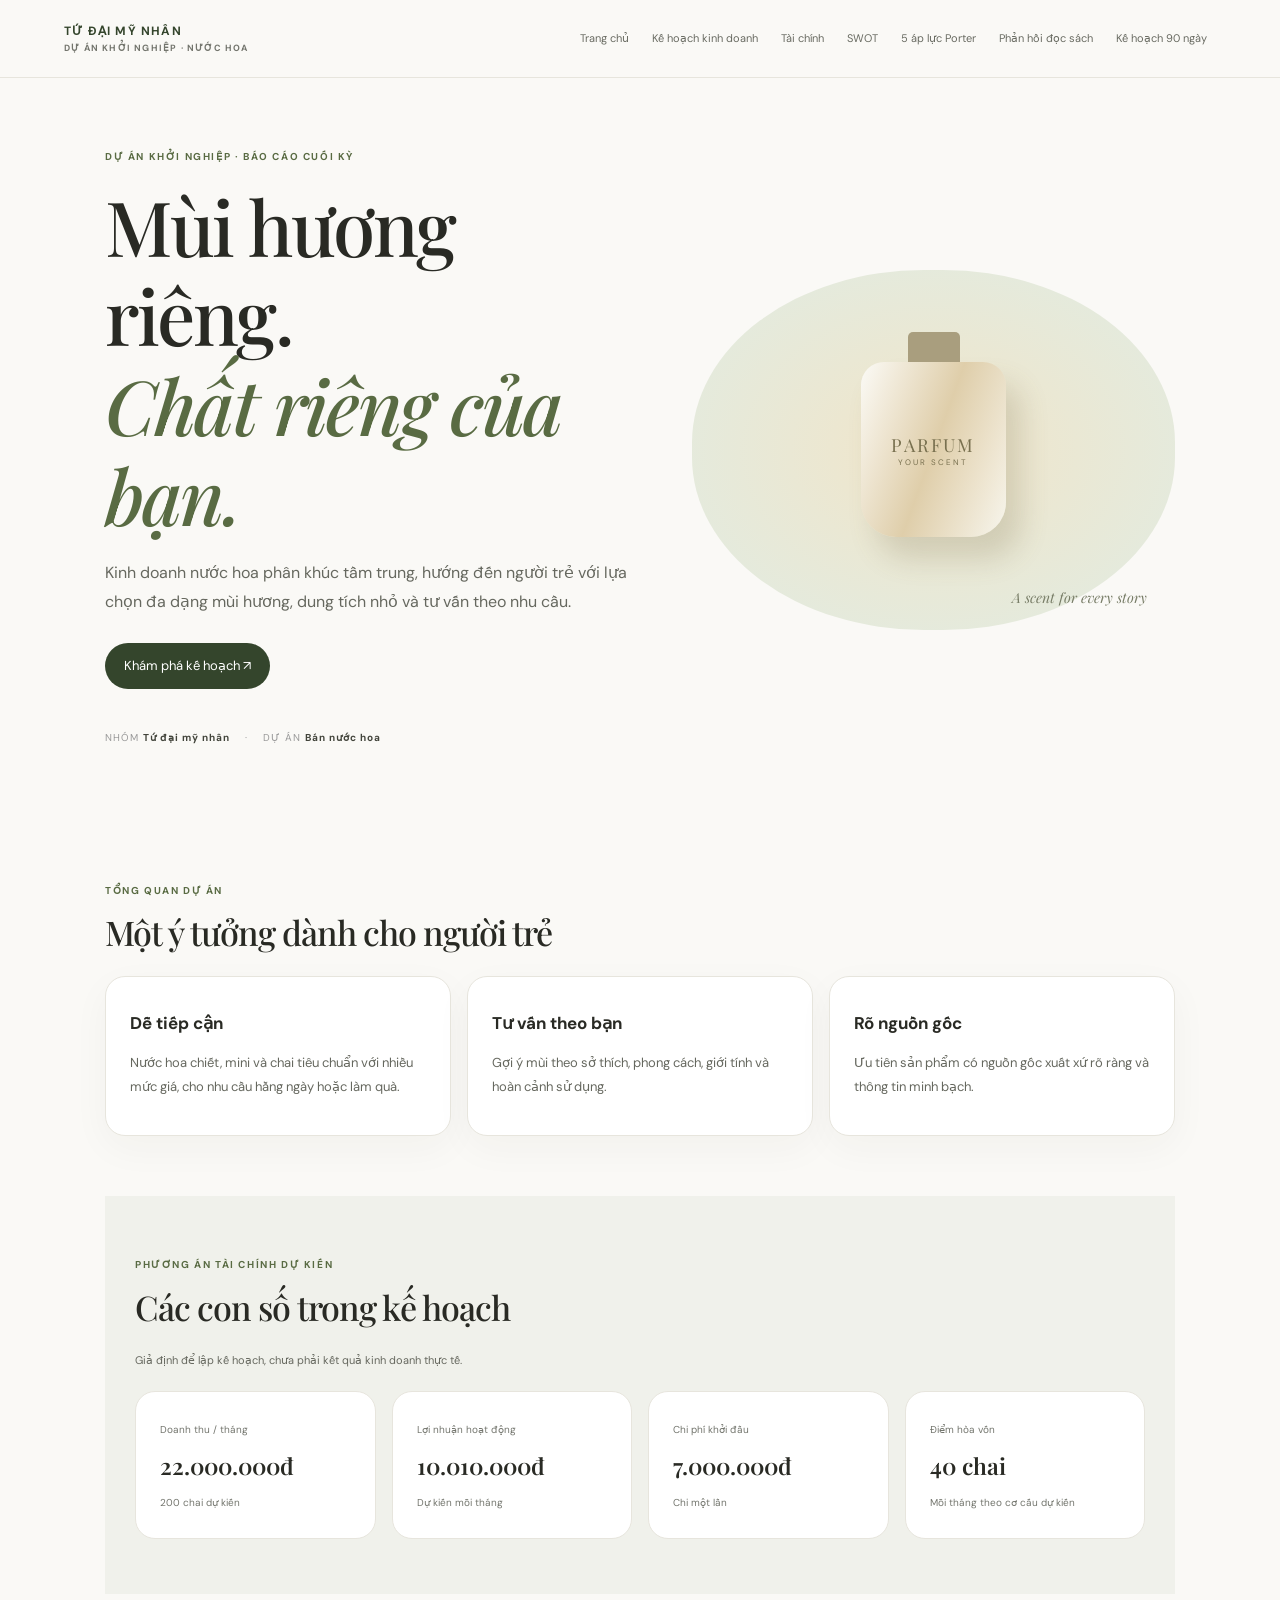
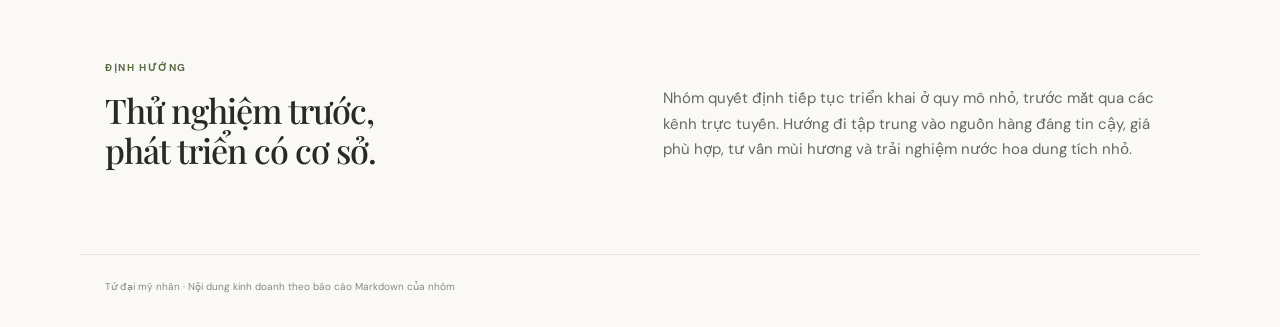
<file: index.html>
<!doctype html><html lang="vi"><head><meta charset="utf-8"><meta name="viewport" content="width=device-width,initial-scale=1"><title>Tứ đại mỹ nhân · Nước hoa</title><link rel="stylesheet" href="style.css"></head><body><header><a class="brand" href="index.html">TỨ ĐẠI MỸ NHÂN <small>DỰ ÁN KHỞI NGHIỆP · NƯỚC HOA</small></a><nav><a href="index.html">Trang chủ</a><a href="business-plan.html">Kế hoạch kinh doanh</a><a href="financial-analysis.html">Tài chính</a><a href="swot.html">SWOT</a><a href="five-forces.html">5 áp lực Porter</a><a href="reflections.html">Phản hồi đọc sách</a><a href="action-plan.html">Kế hoạch 90 ngày</a></nav></header><main><section class="hero"><div><label>DỰ ÁN KHỞI NGHIỆP · BÁO CÁO CUỐI KỲ</label><h1>Mùi hương riêng.<br><i>Chất riêng của bạn.</i></h1><p>Kinh doanh nước hoa phân khúc tầm trung, hướng đến người trẻ với lựa chọn đa dạng mùi hương, dung tích nhỏ và tư vấn theo nhu cầu.</p><a class="button" href="business-plan.html">Khám phá kế hoạch ↗</a><p class="meta">NHÓM <b>Tứ đại mỹ nhân</b>　 ·　 DỰ ÁN <b>Bán nước hoa</b></p></div><div class="art"><div class="bottle"><span>PARFUM</span><small>YOUR SCENT</small></div><em>A scent for every story</em></div></section><section><label>TỔNG QUAN DỰ ÁN</label><h2>Một ý tưởng dành cho người trẻ</h2><div class="grid three"><article><h3>Dễ tiếp cận</h3><p>Nước hoa chiết, mini và chai tiêu chuẩn với nhiều mức giá, cho nhu cầu hằng ngày hoặc làm quà.</p></article><article><h3>Tư vấn theo bạn</h3><p>Gợi ý mùi theo sở thích, phong cách, giới tính và hoàn cảnh sử dụng.</p></article><article><h3>Rõ nguồn gốc</h3><p>Ưu tiên sản phẩm có nguồn gốc xuất xứ rõ ràng và thông tin minh bạch.</p></article></div></section><section class="tint"><label>PHƯƠNG ÁN TÀI CHÍNH DỰ KIẾN</label><h2>Các con số trong kế hoạch</h2><p class="muted">Giả định để lập kế hoạch, chưa phải kết quả kinh doanh thực tế.</p><div class="grid four"><article><small>Doanh thu / tháng</small><strong>22.000.000đ</strong><small>200 chai dự kiến</small></article><article><small>Lợi nhuận hoạt động</small><strong>10.010.000đ</strong><small>Dự kiến mỗi tháng</small></article><article><small>Chi phí khởi đầu</small><strong>7.000.000đ</strong><small>Chi một lần</small></article><article><small>Điểm hòa vốn</small><strong>40 chai</strong><small>Mỗi tháng theo cơ cấu dự kiến</small></article></div></section><section class="split"><div><label>ĐỊNH HƯỚNG</label><h2>Thử nghiệm trước,<br>phát triển có cơ sở.</h2></div><p>Nhóm quyết định tiếp tục triển khai ở quy mô nhỏ, trước mắt qua các kênh trực tuyến. Hướng đi tập trung vào nguồn hàng đáng tin cậy, giá phù hợp, tư vấn mùi hương và trải nghiệm nước hoa dung tích nhỏ.</p></section></main><footer>Tứ đại mỹ nhân · Nội dung kinh doanh theo báo cáo Markdown của nhóm</footer></body></html>
</file>
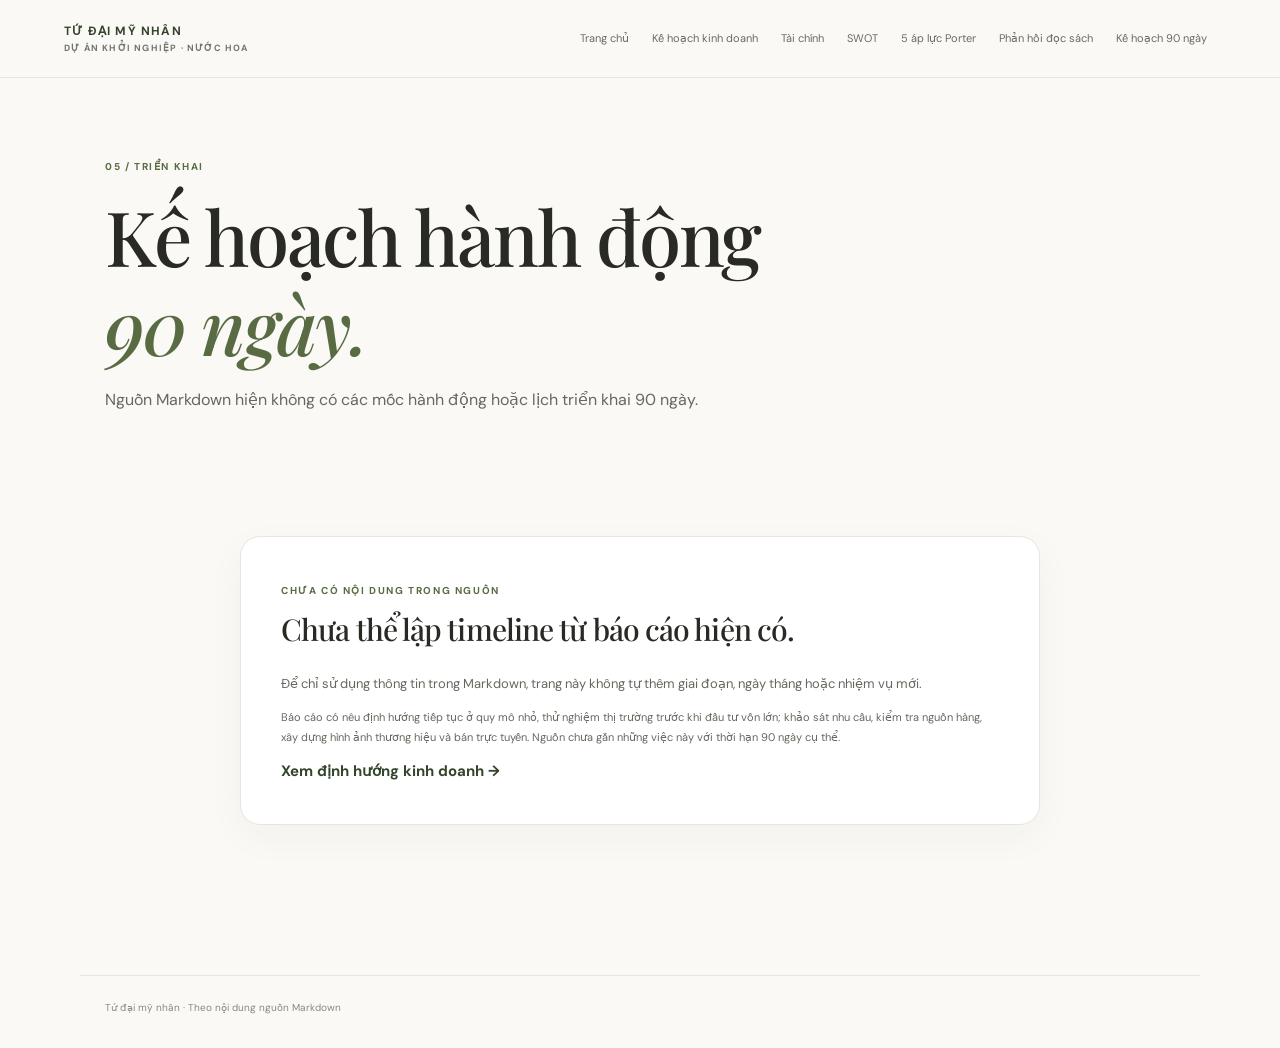
<file: action-plan.html>
<!doctype html><html lang="vi"><head><meta charset="utf-8"><meta name="viewport" content="width=device-width,initial-scale=1"><title>Kế hoạch 90 ngày · Tứ đại mỹ nhân</title><link rel="stylesheet" href="style.css"></head><body><header><a class="brand" href="index.html">TỨ ĐẠI MỸ NHÂN <small>DỰ ÁN KHỞI NGHIỆP · NƯỚC HOA</small></a><nav><a href="index.html">Trang chủ</a><a href="business-plan.html">Kế hoạch kinh doanh</a><a href="financial-analysis.html">Tài chính</a><a href="swot.html">SWOT</a><a href="five-forces.html">5 áp lực Porter</a><a href="reflections.html">Phản hồi đọc sách</a><a href="action-plan.html">Kế hoạch 90 ngày</a></nav></header><main><section class="pagehero"><label>05 / TRIỂN KHAI</label><h1>Kế hoạch hành động<br><i>90 ngày.</i></h1><p>Nguồn Markdown hiện không có các mốc hành động hoặc lịch triển khai 90 ngày.</p></section><section><article class="empty"><label>CHƯA CÓ NỘI DUNG TRONG NGUỒN</label><h2>Chưa thể lập timeline từ báo cáo hiện có.</h2><p>Để chỉ sử dụng thông tin trong Markdown, trang này không tự thêm giai đoạn, ngày tháng hoặc nhiệm vụ mới.</p><p class="muted">Báo cáo có nêu định hướng tiếp tục ở quy mô nhỏ, thử nghiệm thị trường trước khi đầu tư vốn lớn; khảo sát nhu cầu, kiểm tra nguồn hàng, xây dựng hình ảnh thương hiệu và bán trực tuyến. Nguồn chưa gắn những việc này với thời hạn 90 ngày cụ thể.</p><a href="business-plan.html">Xem định hướng kinh doanh →</a></article></section></main><footer>Tứ đại mỹ nhân · Theo nội dung nguồn Markdown</footer></body></html>
</file>
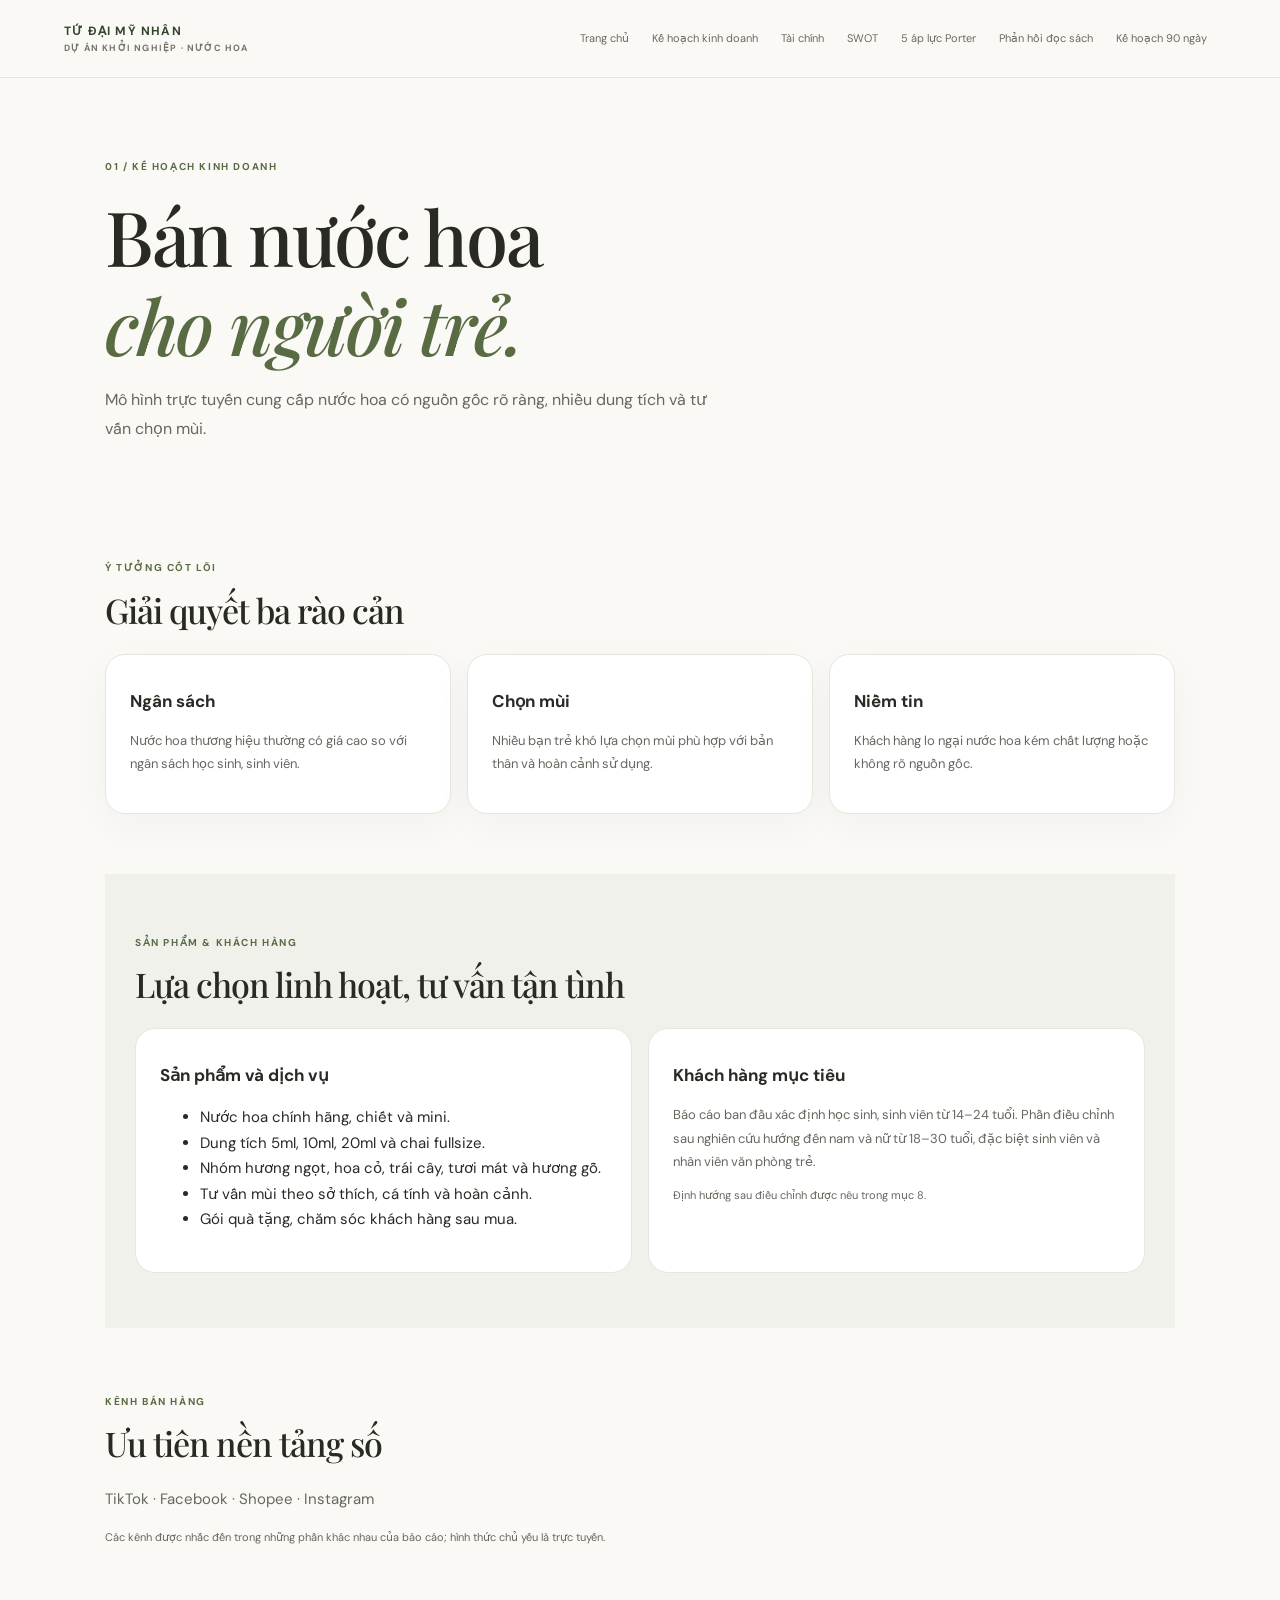
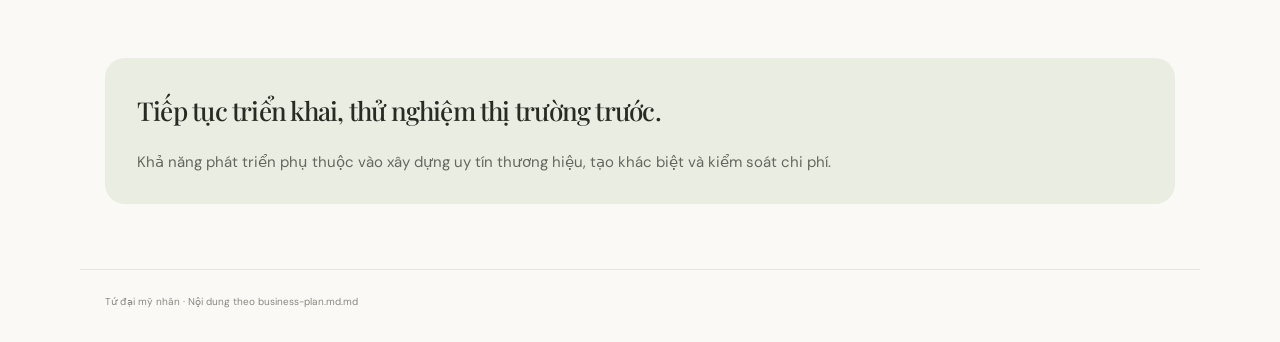
<file: business-plan.html>
<!doctype html><html lang="vi"><head><meta charset="utf-8"><meta name="viewport" content="width=device-width,initial-scale=1"><title>Kế hoạch kinh doanh · Tứ đại mỹ nhân</title><link rel="stylesheet" href="style.css"></head><body><header><a class="brand" href="index.html">TỨ ĐẠI MỸ NHÂN <small>DỰ ÁN KHỞI NGHIỆP · NƯỚC HOA</small></a><nav><a href="index.html">Trang chủ</a><a href="business-plan.html">Kế hoạch kinh doanh</a><a href="financial-analysis.html">Tài chính</a><a href="swot.html">SWOT</a><a href="five-forces.html">5 áp lực Porter</a><a href="reflections.html">Phản hồi đọc sách</a><a href="action-plan.html">Kế hoạch 90 ngày</a></nav></header><main><section class="pagehero"><label>01 / KẾ HOẠCH KINH DOANH</label><h1>Bán nước hoa<br><i>cho người trẻ.</i></h1><p>Mô hình trực tuyến cung cấp nước hoa có nguồn gốc rõ ràng, nhiều dung tích và tư vấn chọn mùi.</p></section><section><label>Ý TƯỞNG CỐT LÕI</label><h2>Giải quyết ba rào cản</h2><div class="grid three"><article><h3>Ngân sách</h3><p>Nước hoa thương hiệu thường có giá cao so với ngân sách học sinh, sinh viên.</p></article><article><h3>Chọn mùi</h3><p>Nhiều bạn trẻ khó lựa chọn mùi phù hợp với bản thân và hoàn cảnh sử dụng.</p></article><article><h3>Niềm tin</h3><p>Khách hàng lo ngại nước hoa kém chất lượng hoặc không rõ nguồn gốc.</p></article></div></section><section class="tint"><label>SẢN PHẨM & KHÁCH HÀNG</label><h2>Lựa chọn linh hoạt, tư vấn tận tình</h2><div class="grid two"><article><h3>Sản phẩm và dịch vụ</h3><ul><li>Nước hoa chính hãng, chiết và mini.</li><li>Dung tích 5ml, 10ml, 20ml và chai fullsize.</li><li>Nhóm hương ngọt, hoa cỏ, trái cây, tươi mát và hương gỗ.</li><li>Tư vấn mùi theo sở thích, cá tính và hoàn cảnh.</li><li>Gói quà tặng, chăm sóc khách hàng sau mua.</li></ul></article><article><h3>Khách hàng mục tiêu</h3><p>Báo cáo ban đầu xác định học sinh, sinh viên từ 14–24 tuổi. Phần điều chỉnh sau nghiên cứu hướng đến nam và nữ từ 18–30 tuổi, đặc biệt sinh viên và nhân viên văn phòng trẻ.</p><p class="muted">Định hướng sau điều chỉnh được nêu trong mục 8.</p></article></div></section><section><label>KÊNH BÁN HÀNG</label><h2>Ưu tiên nền tảng số</h2><p>TikTok · Facebook · Shopee · Instagram</p><p class="muted">Các kênh được nhắc đến trong những phần khác nhau của báo cáo; hình thức chủ yếu là trực tuyến.</p></section><section class="callout"><h2>Tiếp tục triển khai, thử nghiệm thị trường trước.</h2><p>Khả năng phát triển phụ thuộc vào xây dựng uy tín thương hiệu, tạo khác biệt và kiểm soát chi phí.</p></section></main><footer>Tứ đại mỹ nhân · Nội dung theo business-plan.md.md</footer></body></html>
</file>
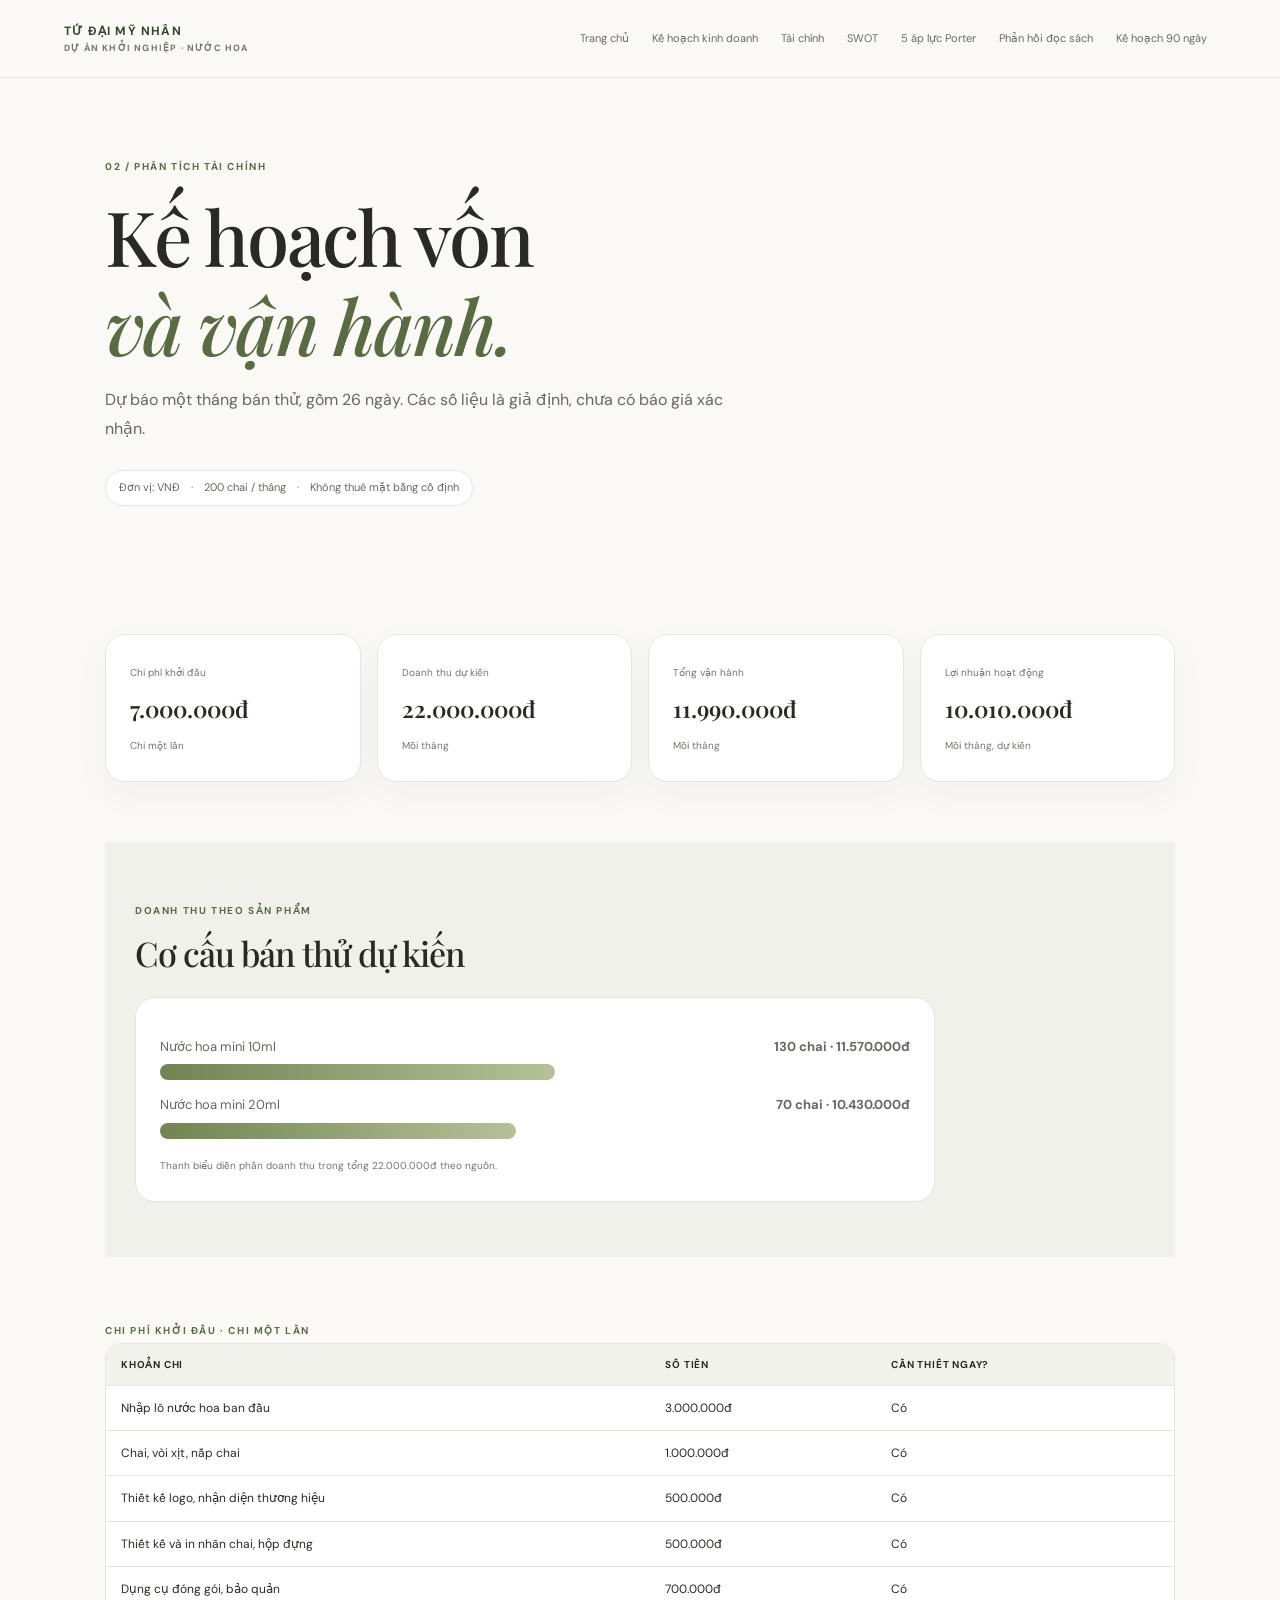
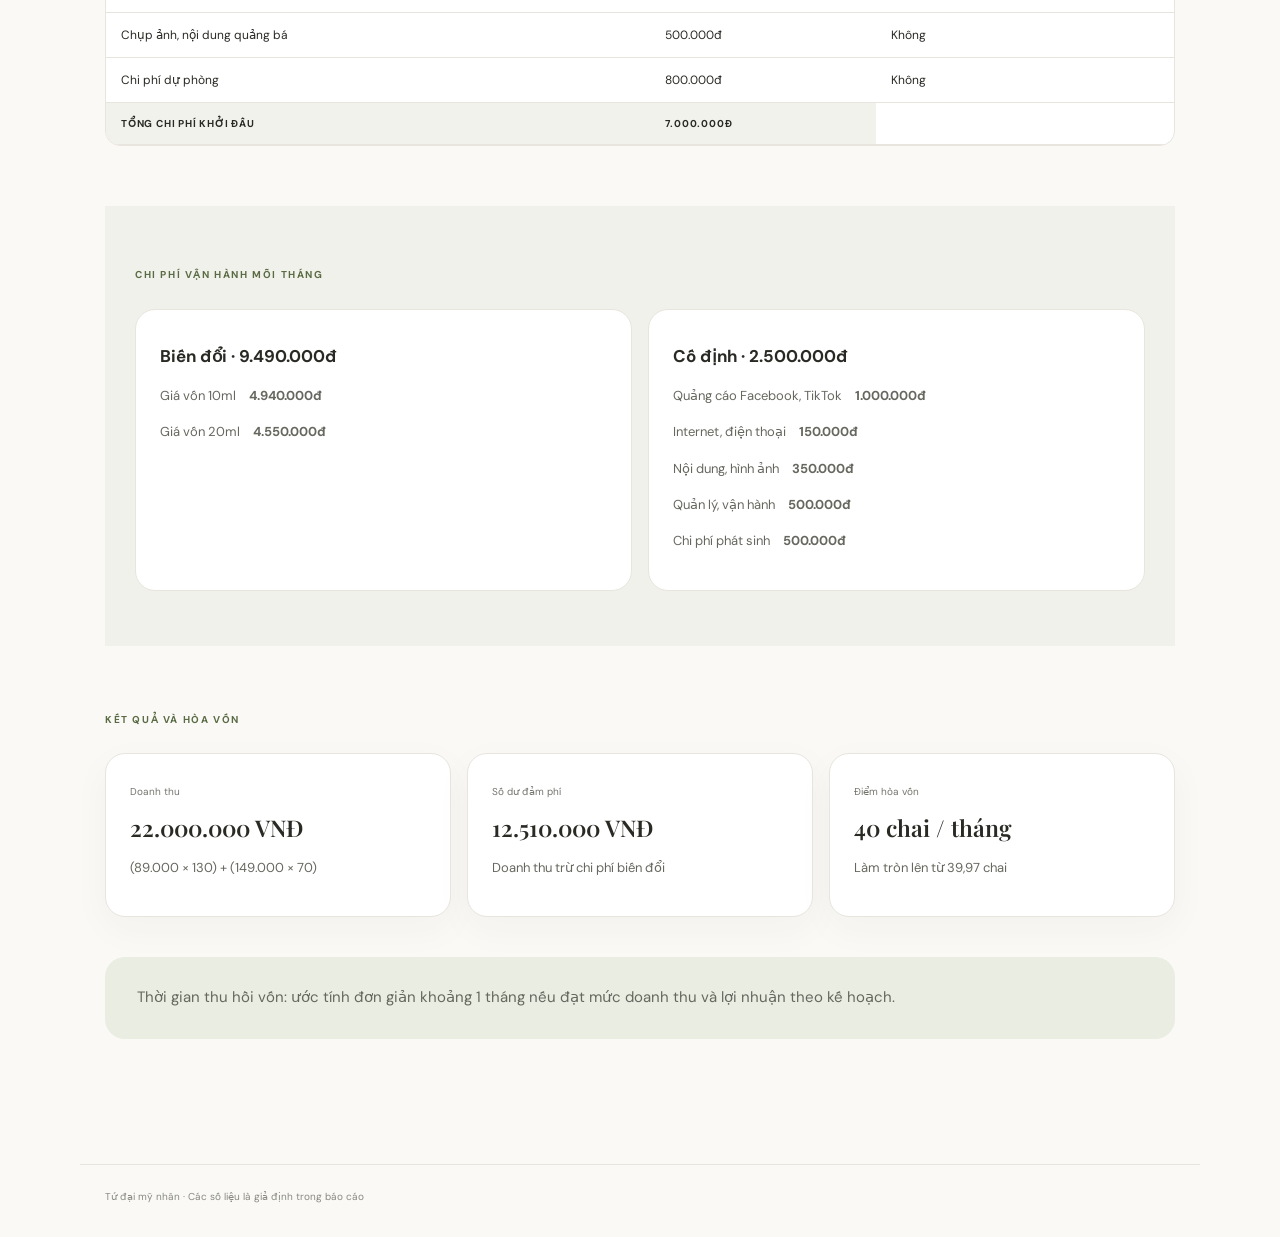
<file: financial-analysis.html>
<!doctype html><html lang="vi"><head><meta charset="utf-8"><meta name="viewport" content="width=device-width,initial-scale=1"><title>Phân tích tài chính · Tứ đại mỹ nhân</title><link rel="stylesheet" href="style.css"></head><body><header><a class="brand" href="index.html">TỨ ĐẠI MỸ NHÂN <small>DỰ ÁN KHỞI NGHIỆP · NƯỚC HOA</small></a><nav><a href="index.html">Trang chủ</a><a href="business-plan.html">Kế hoạch kinh doanh</a><a href="financial-analysis.html">Tài chính</a><a href="swot.html">SWOT</a><a href="five-forces.html">5 áp lực Porter</a><a href="reflections.html">Phản hồi đọc sách</a><a href="action-plan.html">Kế hoạch 90 ngày</a></nav></header><main><section class="pagehero"><label>02 / PHÂN TÍCH TÀI CHÍNH</label><h1>Kế hoạch vốn<br><i>và vận hành.</i></h1><p>Dự báo một tháng bán thử, gồm 26 ngày. Các số liệu là giả định, chưa có báo giá xác nhận.</p><p class="pill">Đơn vị: VNĐ　·　200 chai / tháng　·　Không thuê mặt bằng cố định</p></section><section><div class="grid four"><article><small>Chi phí khởi đầu</small><strong>7.000.000đ</strong><small>Chi một lần</small></article><article><small>Doanh thu dự kiến</small><strong>22.000.000đ</strong><small>Mỗi tháng</small></article><article><small>Tổng vận hành</small><strong>11.990.000đ</strong><small>Mỗi tháng</small></article><article><small>Lợi nhuận hoạt động</small><strong>10.010.000đ</strong><small>Mỗi tháng, dự kiến</small></article></div></section><section class="tint"><label>DOANH THU THEO SẢN PHẨM</label><h2>Cơ cấu bán thử dự kiến</h2><article class="chart"><p>Nước hoa mini 10ml <b>130 chai · 11.570.000đ</b><i style="--w:52.6%"></i></p><p>Nước hoa mini 20ml <b>70 chai · 10.430.000đ</b><i style="--w:47.4%"></i></p><small>Thanh biểu diễn phần doanh thu trong tổng 22.000.000đ theo nguồn.</small></article></section><section><label>CHI PHÍ KHỞI ĐẦU · CHI MỘT LẦN</label><div class="tablewrap"><table><tr><th>Khoản chi</th><th>Số tiền</th><th>Cần thiết ngay?</th></tr><tr><td>Nhập lô nước hoa ban đầu</td><td>3.000.000đ</td><td>Có</td></tr><tr><td>Chai, vòi xịt, nắp chai</td><td>1.000.000đ</td><td>Có</td></tr><tr><td>Thiết kế logo, nhận diện thương hiệu</td><td>500.000đ</td><td>Có</td></tr><tr><td>Thiết kế và in nhãn chai, hộp đựng</td><td>500.000đ</td><td>Có</td></tr><tr><td>Dụng cụ đóng gói, bảo quản</td><td>700.000đ</td><td>Có</td></tr><tr><td>Chụp ảnh, nội dung quảng bá</td><td>500.000đ</td><td>Không</td></tr><tr><td>Chi phí dự phòng</td><td>800.000đ</td><td>Không</td></tr><tr><th>Tổng chi phí khởi đầu</th><th>7.000.000đ</th><td></td></tr></table></div></section><section class="tint"><label>CHI PHÍ VẬN HÀNH MỖI THÁNG</label><div class="grid two"><article><h3>Biến đổi · 9.490.000đ</h3><p>Giá vốn 10ml　<b>4.940.000đ</b></p><p>Giá vốn 20ml　<b>4.550.000đ</b></p></article><article><h3>Cố định · 2.500.000đ</h3><p>Quảng cáo Facebook, TikTok　<b>1.000.000đ</b></p><p>Internet, điện thoại　<b>150.000đ</b></p><p>Nội dung, hình ảnh　<b>350.000đ</b></p><p>Quản lý, vận hành　<b>500.000đ</b></p><p>Chi phí phát sinh　<b>500.000đ</b></p></article></div></section><section><label>KẾT QUẢ VÀ HÒA VỐN</label><div class="grid three"><article><small>Doanh thu</small><strong>22.000.000 VNĐ</strong><p>(89.000 × 130) + (149.000 × 70)</p></article><article><small>Số dư đảm phí</small><strong>12.510.000 VNĐ</strong><p>Doanh thu trừ chi phí biến đổi</p></article><article><small>Điểm hòa vốn</small><strong>40 chai / tháng</strong><p>Làm tròn lên từ 39,97 chai</p></article></div><p class="callout">Thời gian thu hồi vốn: ước tính đơn giản khoảng 1 tháng nếu đạt mức doanh thu và lợi nhuận theo kế hoạch.</p></section></main><footer>Tứ đại mỹ nhân · Các số liệu là giả định trong báo cáo</footer></body></html>
</file>
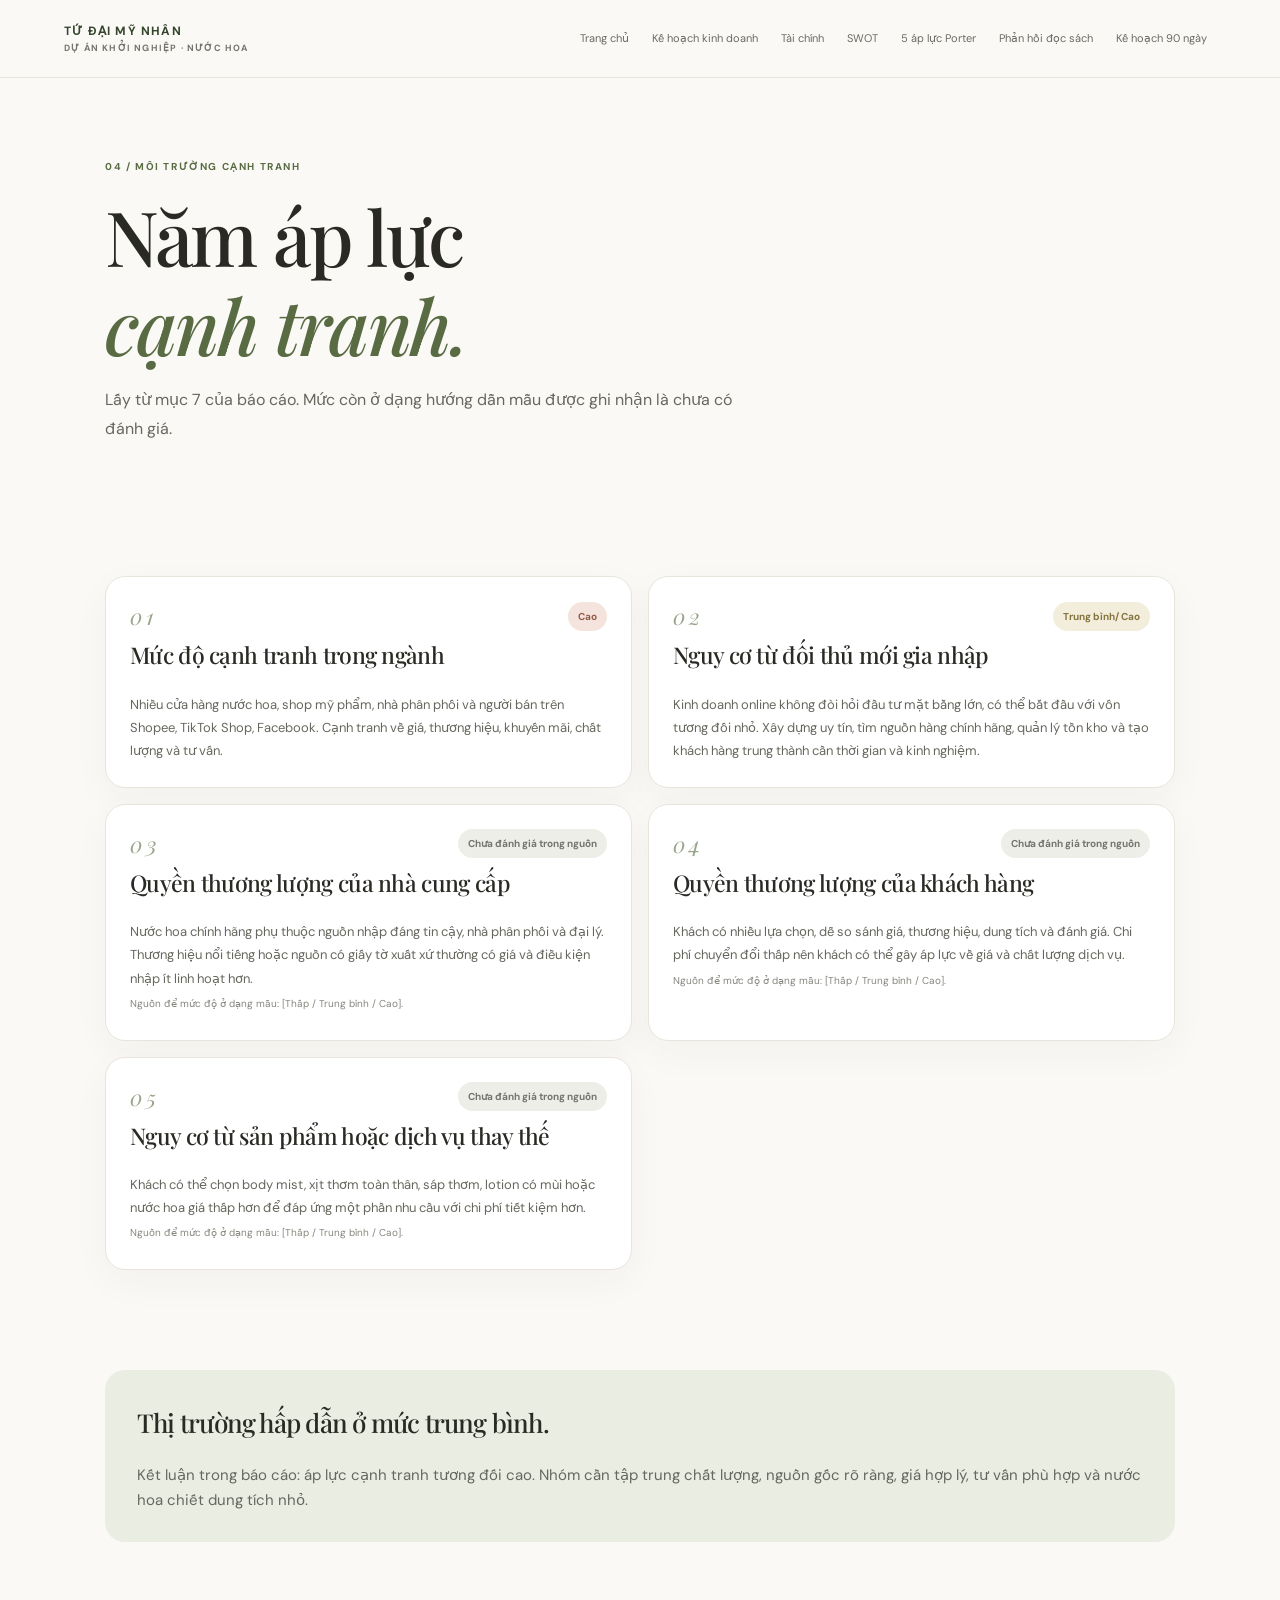
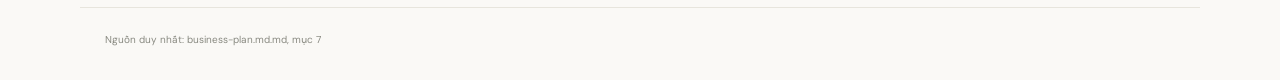
<file: five-forces.html>
<!doctype html><html lang="vi"><head><meta charset="utf-8"><meta name="viewport" content="width=device-width,initial-scale=1"><title>5 áp lực Porter · Tứ đại mỹ nhân</title><link rel="stylesheet" href="style.css"></head><body><header><a class="brand" href="index.html">TỨ ĐẠI MỸ NHÂN <small>DỰ ÁN KHỞI NGHIỆP · NƯỚC HOA</small></a><nav><a href="index.html">Trang chủ</a><a href="business-plan.html">Kế hoạch kinh doanh</a><a href="financial-analysis.html">Tài chính</a><a href="swot.html">SWOT</a><a href="five-forces.html">5 áp lực Porter</a><a href="reflections.html">Phản hồi đọc sách</a><a href="action-plan.html">Kế hoạch 90 ngày</a></nav></header><main><section class="pagehero"><label>04 / MÔI TRƯỜNG CẠNH TRANH</label><h1>Năm áp lực<br><i>cạnh tranh.</i></h1><p>Lấy từ mục 7 của báo cáo. Mức còn ở dạng hướng dẫn mẫu được ghi nhận là chưa có đánh giá.</p></section><section class="grid two"><article class="force"><div><label>01</label><b class="high">Cao</b></div><h2>Mức độ cạnh tranh trong ngành</h2><p>Nhiều cửa hàng nước hoa, shop mỹ phẩm, nhà phân phối và người bán trên Shopee, TikTok Shop, Facebook. Cạnh tranh về giá, thương hiệu, khuyến mãi, chất lượng và tư vấn.</p></article><article class="force"><div><label>02</label><b class="mid">Trung bình/ Cao</b></div><h2>Nguy cơ từ đối thủ mới gia nhập</h2><p>Kinh doanh online không đòi hỏi đầu tư mặt bằng lớn, có thể bắt đầu với vốn tương đối nhỏ. Xây dựng uy tín, tìm nguồn hàng chính hãng, quản lý tồn kho và tạo khách hàng trung thành cần thời gian và kinh nghiệm.</p></article><article class="force missing"><div><label>03</label><b>Chưa đánh giá trong nguồn</b></div><h2>Quyền thương lượng của nhà cung cấp</h2><p>Nước hoa chính hãng phụ thuộc nguồn nhập đáng tin cậy, nhà phân phối và đại lý. Thương hiệu nổi tiếng hoặc nguồn có giấy tờ xuất xứ thường có giá và điều kiện nhập ít linh hoạt hơn.</p><small>Nguồn để mức độ ở dạng mẫu: [Thấp / Trung bình / Cao].</small></article><article class="force missing"><div><label>04</label><b>Chưa đánh giá trong nguồn</b></div><h2>Quyền thương lượng của khách hàng</h2><p>Khách có nhiều lựa chọn, dễ so sánh giá, thương hiệu, dung tích và đánh giá. Chi phí chuyển đổi thấp nên khách có thể gây áp lực về giá và chất lượng dịch vụ.</p><small>Nguồn để mức độ ở dạng mẫu: [Thấp / Trung bình / Cao].</small></article><article class="force missing"><div><label>05</label><b>Chưa đánh giá trong nguồn</b></div><h2>Nguy cơ từ sản phẩm hoặc dịch vụ thay thế</h2><p>Khách có thể chọn body mist, xịt thơm toàn thân, sáp thơm, lotion có mùi hoặc nước hoa giá thấp hơn để đáp ứng một phần nhu cầu với chi phí tiết kiệm hơn.</p><small>Nguồn để mức độ ở dạng mẫu: [Thấp / Trung bình / Cao].</small></article></section><section class="callout"><h2>Thị trường hấp dẫn ở mức trung bình.</h2><p>Kết luận trong báo cáo: áp lực cạnh tranh tương đối cao. Nhóm cần tập trung chất lượng, nguồn gốc rõ ràng, giá hợp lý, tư vấn phù hợp và nước hoa chiết dung tích nhỏ.</p></section></main><footer>Nguồn duy nhất: business-plan.md.md, mục 7</footer></body></html>
</file>
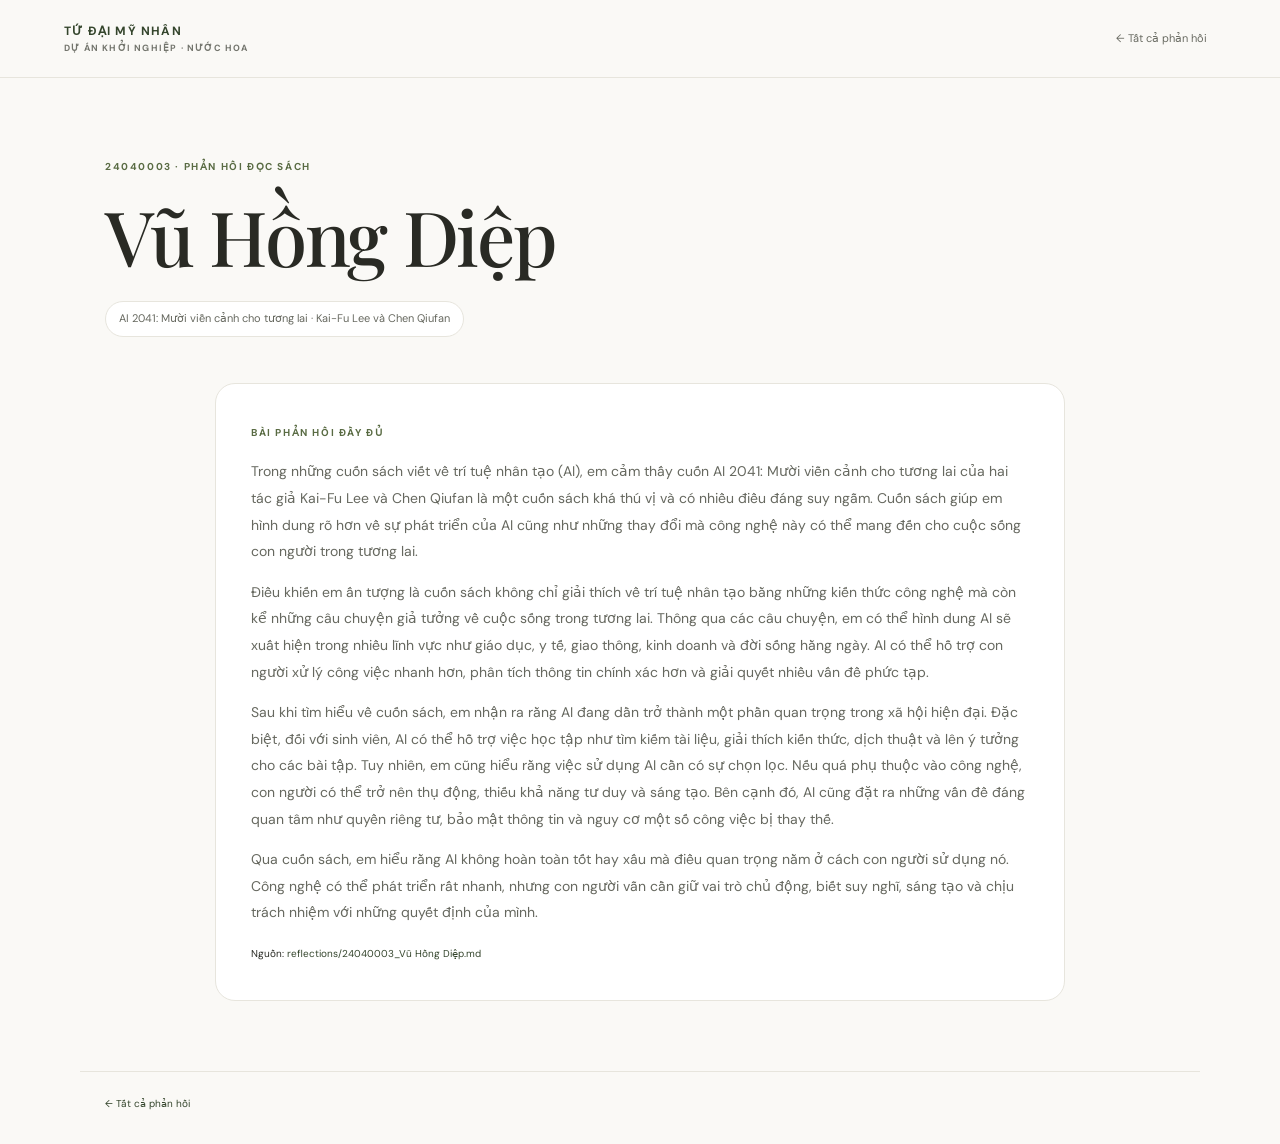
<file: reflections-24040003.html>
<!doctype html><html lang="vi"><head><meta charset="utf-8"><meta name="viewport" content="width=device-width,initial-scale=1"><title>Vũ Hồng Diệp · Phản hồi đọc sách</title><link rel="stylesheet" href="style.css"></head><body><header><a class="brand" href="index.html">TỨ ĐẠI MỸ NHÂN <small>DỰ ÁN KHỞI NGHIỆP · NƯỚC HOA</small></a><nav><a href="reflections.html">← Tất cả phản hồi</a></nav></header><main><section class="pagehero"><label>24040003 · PHẢN HỒI ĐỌC SÁCH</label><h1>Vũ Hồng Diệp</h1><p class="pill">AI 2041: Mười viễn cảnh cho tương lai · Kai-Fu Lee và Chen Qiufan</p></section><section class="reading"><label>BÀI PHẢN HỒI ĐẦY ĐỦ</label><p>Trong những cuốn sách viết về trí tuệ nhân tạo (AI), em cảm thấy cuốn AI 2041: Mười viễn cảnh cho tương lai của hai tác giả Kai-Fu Lee và Chen Qiufan là một cuốn sách khá thú vị và có nhiều điều đáng suy ngẫm. Cuốn sách giúp em hình dung rõ hơn về sự phát triển của AI cũng như những thay đổi mà công nghệ này có thể mang đến cho cuộc sống con người trong tương lai.</p><p>Điều khiến em ấn tượng là cuốn sách không chỉ giải thích về trí tuệ nhân tạo bằng những kiến thức công nghệ mà còn kể những câu chuyện giả tưởng về cuộc sống trong tương lai. Thông qua các câu chuyện, em có thể hình dung AI sẽ xuất hiện trong nhiều lĩnh vực như giáo dục, y tế, giao thông, kinh doanh và đời sống hằng ngày. AI có thể hỗ trợ con người xử lý công việc nhanh hơn, phân tích thông tin chính xác hơn và giải quyết nhiều vấn đề phức tạp.</p><p>Sau khi tìm hiểu về cuốn sách, em nhận ra rằng AI đang dần trở thành một phần quan trọng trong xã hội hiện đại. Đặc biệt, đối với sinh viên, AI có thể hỗ trợ việc học tập như tìm kiếm tài liệu, giải thích kiến thức, dịch thuật và lên ý tưởng cho các bài tập. Tuy nhiên, em cũng hiểu rằng việc sử dụng AI cần có sự chọn lọc. Nếu quá phụ thuộc vào công nghệ, con người có thể trở nên thụ động, thiếu khả năng tư duy và sáng tạo. Bên cạnh đó, AI cũng đặt ra những vấn đề đáng quan tâm như quyền riêng tư, bảo mật thông tin và nguy cơ một số công việc bị thay thế.</p><p>Qua cuốn sách, em hiểu rằng AI không hoàn toàn tốt hay xấu mà điều quan trọng nằm ở cách con người sử dụng nó. Công nghệ có thể phát triển rất nhanh, nhưng con người vẫn cần giữ vai trò chủ động, biết suy nghĩ, sáng tạo và chịu trách nhiệm với những quyết định của mình.</p><small>Nguồn: <a href="reflections/24040003_Vũ Hồng Diệp.md">reflections/24040003_Vũ Hồng Diệp.md</a></small></section></main><footer><a href="reflections.html">← Tất cả phản hồi</a></footer></body></html>
</file>
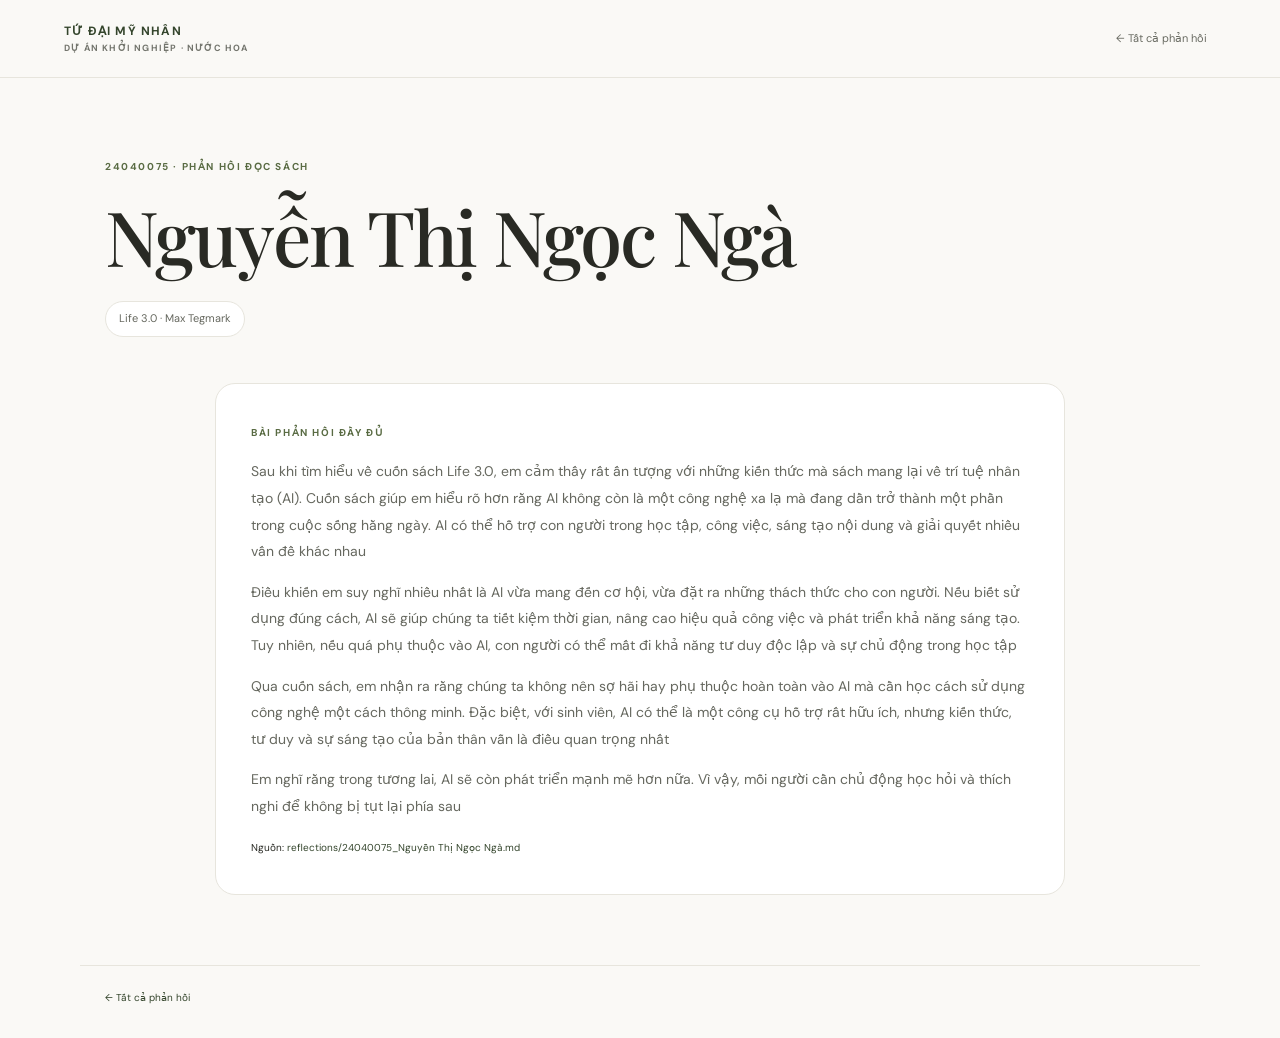
<file: reflections-24040075.html>
<!doctype html><html lang="vi"><head><meta charset="utf-8"><meta name="viewport" content="width=device-width,initial-scale=1"><title>Nguyễn Thị Ngọc Ngà · Phản hồi đọc sách</title><link rel="stylesheet" href="style.css"></head><body><header><a class="brand" href="index.html">TỨ ĐẠI MỸ NHÂN <small>DỰ ÁN KHỞI NGHIỆP · NƯỚC HOA</small></a><nav><a href="reflections.html">← Tất cả phản hồi</a></nav></header><main><section class="pagehero"><label>24040075 · PHẢN HỒI ĐỌC SÁCH</label><h1>Nguyễn Thị Ngọc Ngà</h1><p class="pill">Life 3.0 · Max Tegmark</p></section><section class="reading"><label>BÀI PHẢN HỒI ĐẦY ĐỦ</label><p>Sau khi tìm hiểu về cuốn sách Life 3.0, em cảm thấy rất ấn tượng với những kiến thức mà sách mang lại về trí tuệ nhân tạo (AI). Cuốn sách giúp em hiểu rõ hơn rằng AI không còn là một công nghệ xa lạ mà đang dần trở thành một phần trong cuộc sống hằng ngày. AI có thể hỗ trợ con người trong học tập, công việc, sáng tạo nội dung và giải quyết nhiều vấn đề khác nhau</p><p>Điều khiến em suy nghĩ nhiều nhất là AI vừa mang đến cơ hội, vừa đặt ra những thách thức cho con người. Nếu biết sử dụng đúng cách, AI sẽ giúp chúng ta tiết kiệm thời gian, nâng cao hiệu quả công việc và phát triển khả năng sáng tạo. Tuy nhiên, nếu quá phụ thuộc vào AI, con người có thể mất đi khả năng tư duy độc lập và sự chủ động trong học tập</p><p>Qua cuốn sách, em nhận ra rằng chúng ta không nên sợ hãi hay phụ thuộc hoàn toàn vào AI mà cần học cách sử dụng công nghệ một cách thông minh. Đặc biệt, với sinh viên, AI có thể là một công cụ hỗ trợ rất hữu ích, nhưng kiến thức, tư duy và sự sáng tạo của bản thân vẫn là điều quan trọng nhất</p><p>Em nghĩ rằng trong tương lai, AI sẽ còn phát triển mạnh mẽ hơn nữa. Vì vậy, mỗi người cần chủ động học hỏi và thích nghi để không bị tụt lại phía sau</p><small>Nguồn: <a href="reflections/24040075_Nguyễn Thị Ngọc Ngà.md">reflections/24040075_Nguyễn Thị Ngọc Ngà.md</a></small></section></main><footer><a href="reflections.html">← Tất cả phản hồi</a></footer></body></html>
</file>
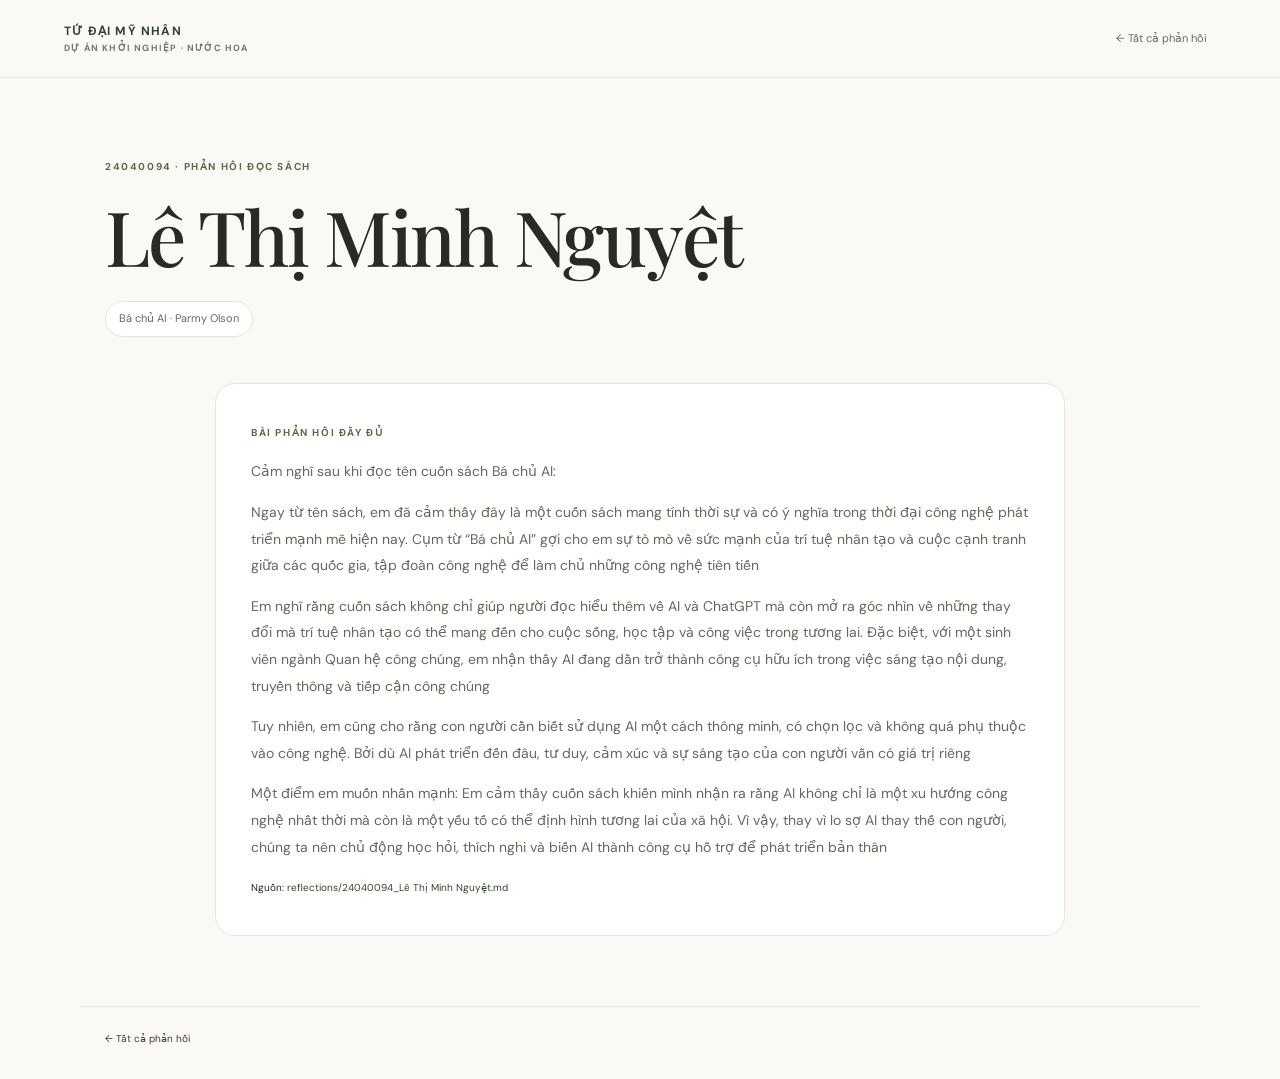
<file: reflections-24040094.html>
<!doctype html><html lang="vi"><head><meta charset="utf-8"><meta name="viewport" content="width=device-width,initial-scale=1"><title>Lê Thị Minh Nguyệt · Phản hồi đọc sách</title><link rel="stylesheet" href="style.css"></head><body><header><a class="brand" href="index.html">TỨ ĐẠI MỸ NHÂN <small>DỰ ÁN KHỞI NGHIỆP · NƯỚC HOA</small></a><nav><a href="reflections.html">← Tất cả phản hồi</a></nav></header><main><section class="pagehero"><label>24040094 · PHẢN HỒI ĐỌC SÁCH</label><h1>Lê Thị Minh Nguyệt</h1><p class="pill">Bá chủ AI · Parmy Olson</p></section><section class="reading"><label>BÀI PHẢN HỒI ĐẦY ĐỦ</label><p>Cảm nghĩ sau khi đọc tên cuốn sách Bá chủ AI:</p><p>Ngay từ tên sách, em đã cảm thấy đây là một cuốn sách mang tính thời sự và có ý nghĩa trong thời đại công nghệ phát triển mạnh mẽ hiện nay. Cụm từ “Bá chủ AI” gợi cho em sự tò mò về sức mạnh của trí tuệ nhân tạo và cuộc cạnh tranh giữa các quốc gia, tập đoàn công nghệ để làm chủ những công nghệ tiên tiến</p><p>Em nghĩ rằng cuốn sách không chỉ giúp người đọc hiểu thêm về AI và ChatGPT mà còn mở ra góc nhìn về những thay đổi mà trí tuệ nhân tạo có thể mang đến cho cuộc sống, học tập và công việc trong tương lai. Đặc biệt, với một sinh viên ngành Quan hệ công chúng, em nhận thấy AI đang dần trở thành công cụ hữu ích trong việc sáng tạo nội dung, truyền thông và tiếp cận công chúng</p><p>Tuy nhiên, em cũng cho rằng con người cần biết sử dụng AI một cách thông minh, có chọn lọc và không quá phụ thuộc vào công nghệ. Bởi dù AI phát triển đến đâu, tư duy, cảm xúc và sự sáng tạo của con người vẫn có giá trị riêng</p><p>Một điểm em muốn nhấn mạnh: Em cảm thấy cuốn sách khiến mình nhận ra rằng AI không chỉ là một xu hướng công nghệ nhất thời mà còn là một yếu tố có thể định hình tương lai của xã hội. Vì vậy, thay vì lo sợ AI thay thế con người, chúng ta nên chủ động học hỏi, thích nghi và biến AI thành công cụ hỗ trợ để phát triển bản thân</p><small>Nguồn: <a href="reflections/24040094_Lê Thị Minh Nguyệt.md">reflections/24040094_Lê Thị Minh Nguyệt.md</a></small></section></main><footer><a href="reflections.html">← Tất cả phản hồi</a></footer></body></html>
</file>
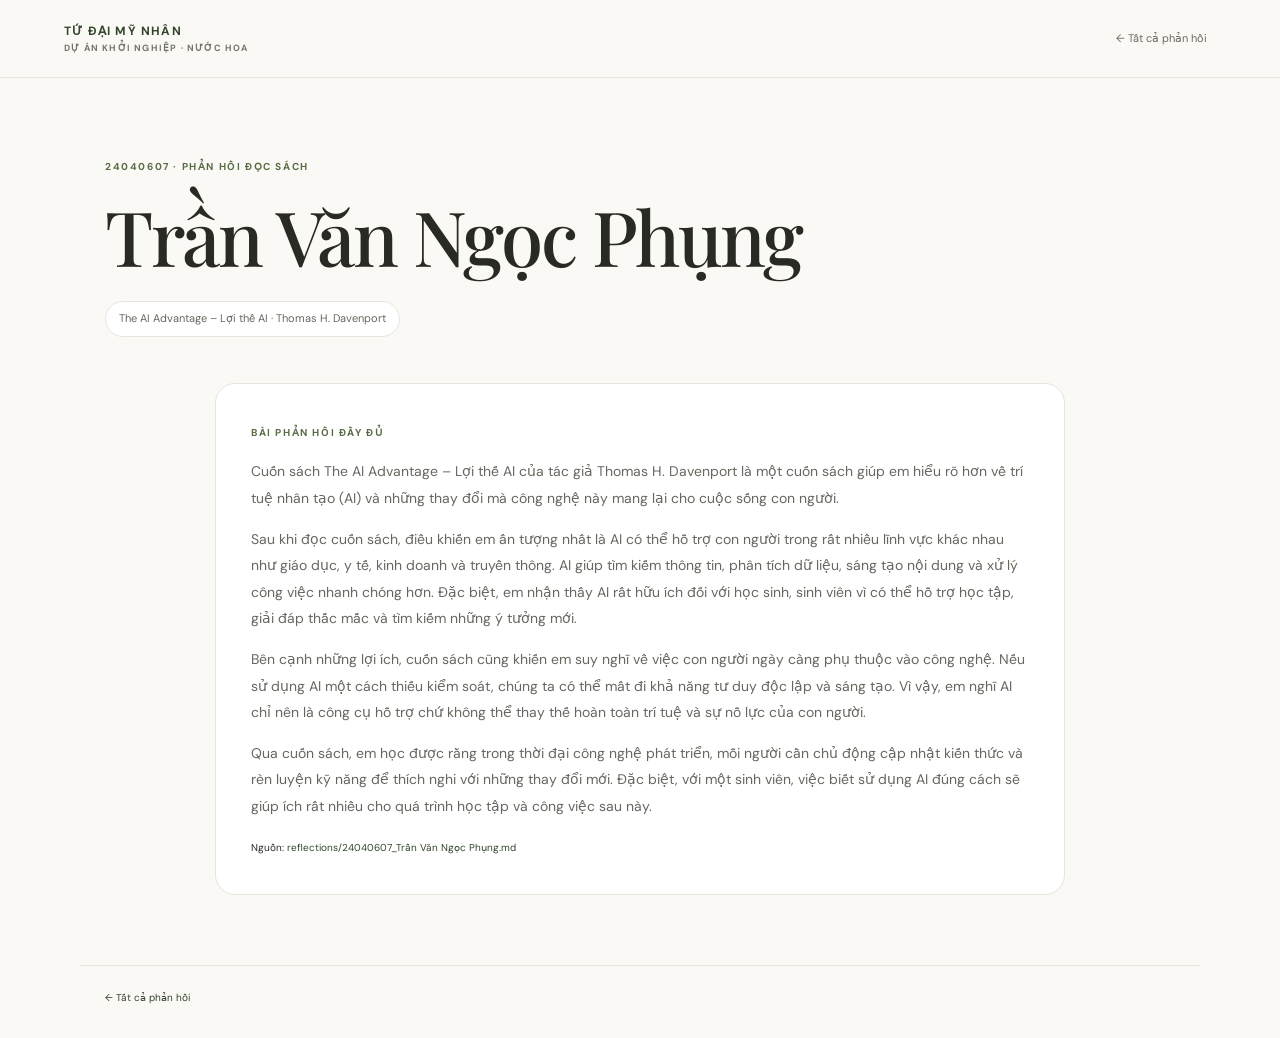
<file: reflections-24040607.html>
<!doctype html><html lang="vi"><head><meta charset="utf-8"><meta name="viewport" content="width=device-width,initial-scale=1"><title>Trần Văn Ngọc Phụng · Phản hồi đọc sách</title><link rel="stylesheet" href="style.css"></head><body><header><a class="brand" href="index.html">TỨ ĐẠI MỸ NHÂN <small>DỰ ÁN KHỞI NGHIỆP · NƯỚC HOA</small></a><nav><a href="reflections.html">← Tất cả phản hồi</a></nav></header><main><section class="pagehero"><label>24040607 · PHẢN HỒI ĐỌC SÁCH</label><h1>Trần Văn Ngọc Phụng</h1><p class="pill">The AI Advantage – Lợi thế AI · Thomas H. Davenport</p></section><section class="reading"><label>BÀI PHẢN HỒI ĐẦY ĐỦ</label><p>Cuốn sách The AI Advantage – Lợi thế AI của tác giả Thomas H. Davenport là một cuốn sách giúp em hiểu rõ hơn về trí tuệ nhân tạo (AI) và những thay đổi mà công nghệ này mang lại cho cuộc sống con người.</p><p>Sau khi đọc cuốn sách, điều khiến em ấn tượng nhất là AI có thể hỗ trợ con người trong rất nhiều lĩnh vực khác nhau như giáo dục, y tế, kinh doanh và truyền thông. AI giúp tìm kiếm thông tin, phân tích dữ liệu, sáng tạo nội dung và xử lý công việc nhanh chóng hơn. Đặc biệt, em nhận thấy AI rất hữu ích đối với học sinh, sinh viên vì có thể hỗ trợ học tập, giải đáp thắc mắc và tìm kiếm những ý tưởng mới.</p><p>Bên cạnh những lợi ích, cuốn sách cũng khiến em suy nghĩ về việc con người ngày càng phụ thuộc vào công nghệ. Nếu sử dụng AI một cách thiếu kiểm soát, chúng ta có thể mất đi khả năng tư duy độc lập và sáng tạo. Vì vậy, em nghĩ AI chỉ nên là công cụ hỗ trợ chứ không thể thay thế hoàn toàn trí tuệ và sự nỗ lực của con người.</p><p>Qua cuốn sách, em học được rằng trong thời đại công nghệ phát triển, mỗi người cần chủ động cập nhật kiến thức và rèn luyện kỹ năng để thích nghi với những thay đổi mới. Đặc biệt, với một sinh viên, việc biết sử dụng AI đúng cách sẽ giúp ích rất nhiều cho quá trình học tập và công việc sau này.</p><small>Nguồn: <a href="reflections/24040607_Trần Văn Ngọc Phụng.md">reflections/24040607_Trần Văn Ngọc Phụng.md</a></small></section></main><footer><a href="reflections.html">← Tất cả phản hồi</a></footer></body></html>
</file>
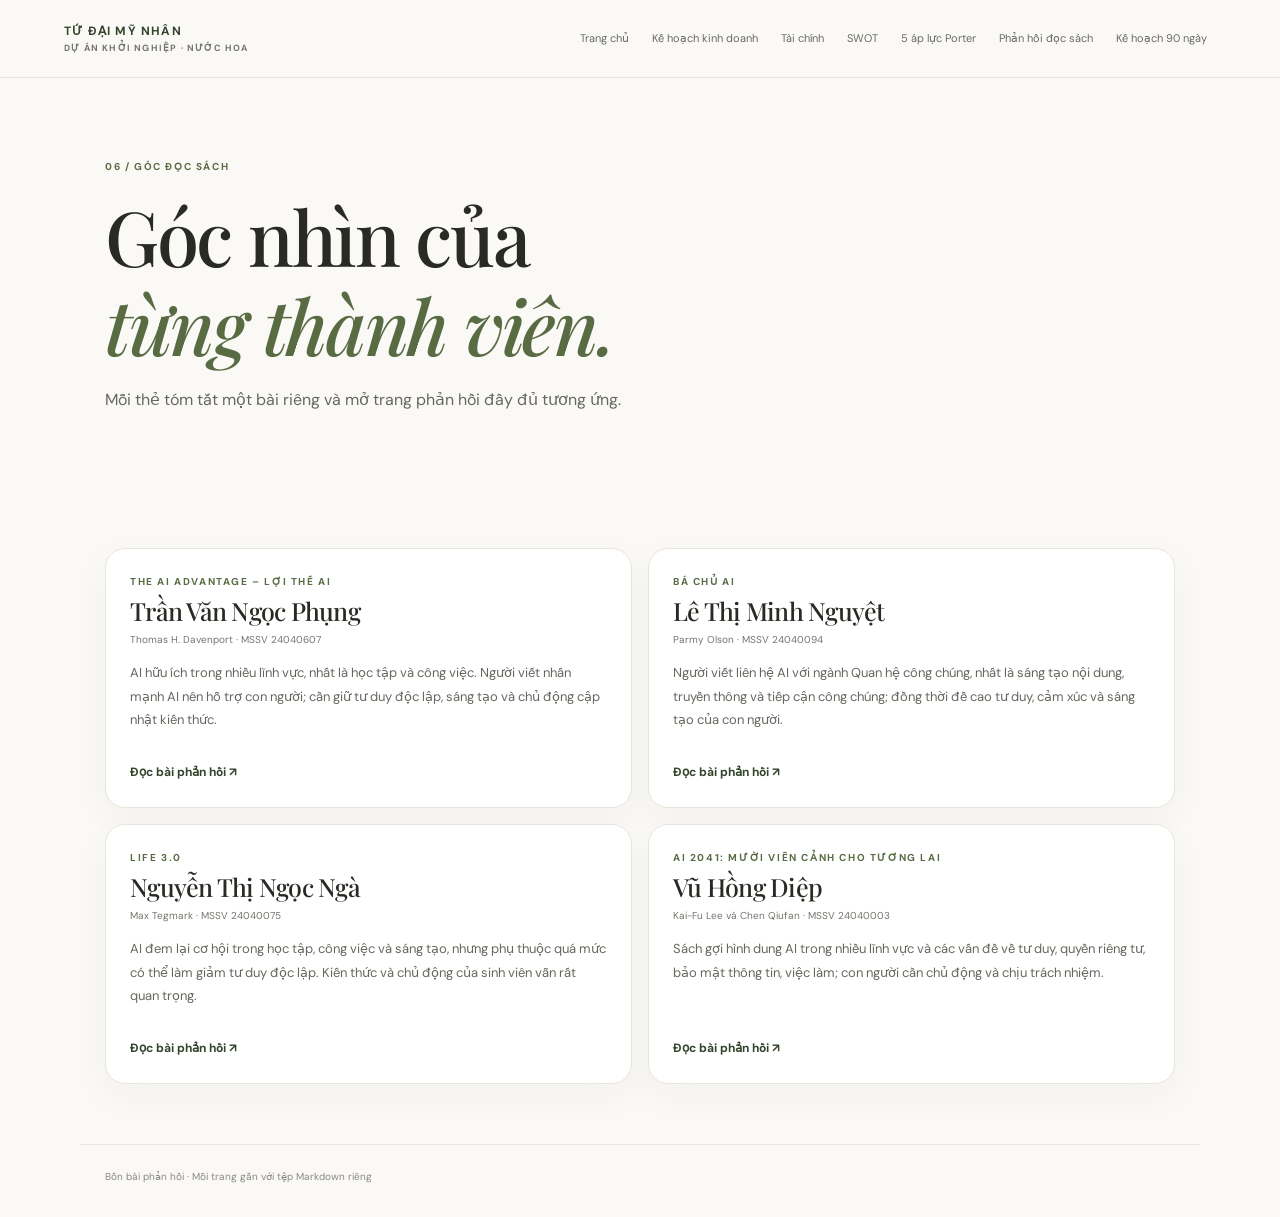
<file: reflections.html>
<!doctype html><html lang="vi"><head><meta charset="utf-8"><meta name="viewport" content="width=device-width,initial-scale=1"><title>Phản hồi đọc sách · Tứ đại mỹ nhân</title><link rel="stylesheet" href="style.css"></head><body><header><a class="brand" href="index.html">TỨ ĐẠI MỸ NHÂN <small>DỰ ÁN KHỞI NGHIỆP · NƯỚC HOA</small></a><nav><a href="index.html">Trang chủ</a><a href="business-plan.html">Kế hoạch kinh doanh</a><a href="financial-analysis.html">Tài chính</a><a href="swot.html">SWOT</a><a href="five-forces.html">5 áp lực Porter</a><a href="reflections.html">Phản hồi đọc sách</a><a href="action-plan.html">Kế hoạch 90 ngày</a></nav></header><main><section class="pagehero"><label>06 / GÓC ĐỌC SÁCH</label><h1>Góc nhìn của<br><i>từng thành viên.</i></h1><p>Mỗi thẻ tóm tắt một bài riêng và mở trang phản hồi đầy đủ tương ứng.</p></section><section class="grid two"><article class="reflection"><label>THE AI ADVANTAGE – LỢI THẾ AI</label><h2>Trần Văn Ngọc Phụng</h2><small>Thomas H. Davenport · MSSV 24040607</small><p>AI hữu ích trong nhiều lĩnh vực, nhất là học tập và công việc. Người viết nhấn mạnh AI nên hỗ trợ con người; cần giữ tư duy độc lập, sáng tạo và chủ động cập nhật kiến thức.</p><a href="reflections-24040607.html">Đọc bài phản hồi ↗</a></article><article class="reflection"><label>BÁ CHỦ AI</label><h2>Lê Thị Minh Nguyệt</h2><small>Parmy Olson · MSSV 24040094</small><p>Người viết liên hệ AI với ngành Quan hệ công chúng, nhất là sáng tạo nội dung, truyền thông và tiếp cận công chúng; đồng thời đề cao tư duy, cảm xúc và sáng tạo của con người.</p><a href="reflections-24040094.html">Đọc bài phản hồi ↗</a></article><article class="reflection"><label>LIFE 3.0</label><h2>Nguyễn Thị Ngọc Ngà</h2><small>Max Tegmark · MSSV 24040075</small><p>AI đem lại cơ hội trong học tập, công việc và sáng tạo, nhưng phụ thuộc quá mức có thể làm giảm tư duy độc lập. Kiến thức và chủ động của sinh viên vẫn rất quan trọng.</p><a href="reflections-24040075.html">Đọc bài phản hồi ↗</a></article><article class="reflection"><label>AI 2041: MƯỜI VIỄN CẢNH CHO TƯƠNG LAI</label><h2>Vũ Hồng Diệp</h2><small>Kai-Fu Lee và Chen Qiufan · MSSV 24040003</small><p>Sách gợi hình dung AI trong nhiều lĩnh vực và các vấn đề về tư duy, quyền riêng tư, bảo mật thông tin, việc làm; con người cần chủ động và chịu trách nhiệm.</p><a href="reflections-24040003.html">Đọc bài phản hồi ↗</a></article></section></main><footer>Bốn bài phản hồi · Mỗi trang gắn với tệp Markdown riêng</footer></body></html>
</file>
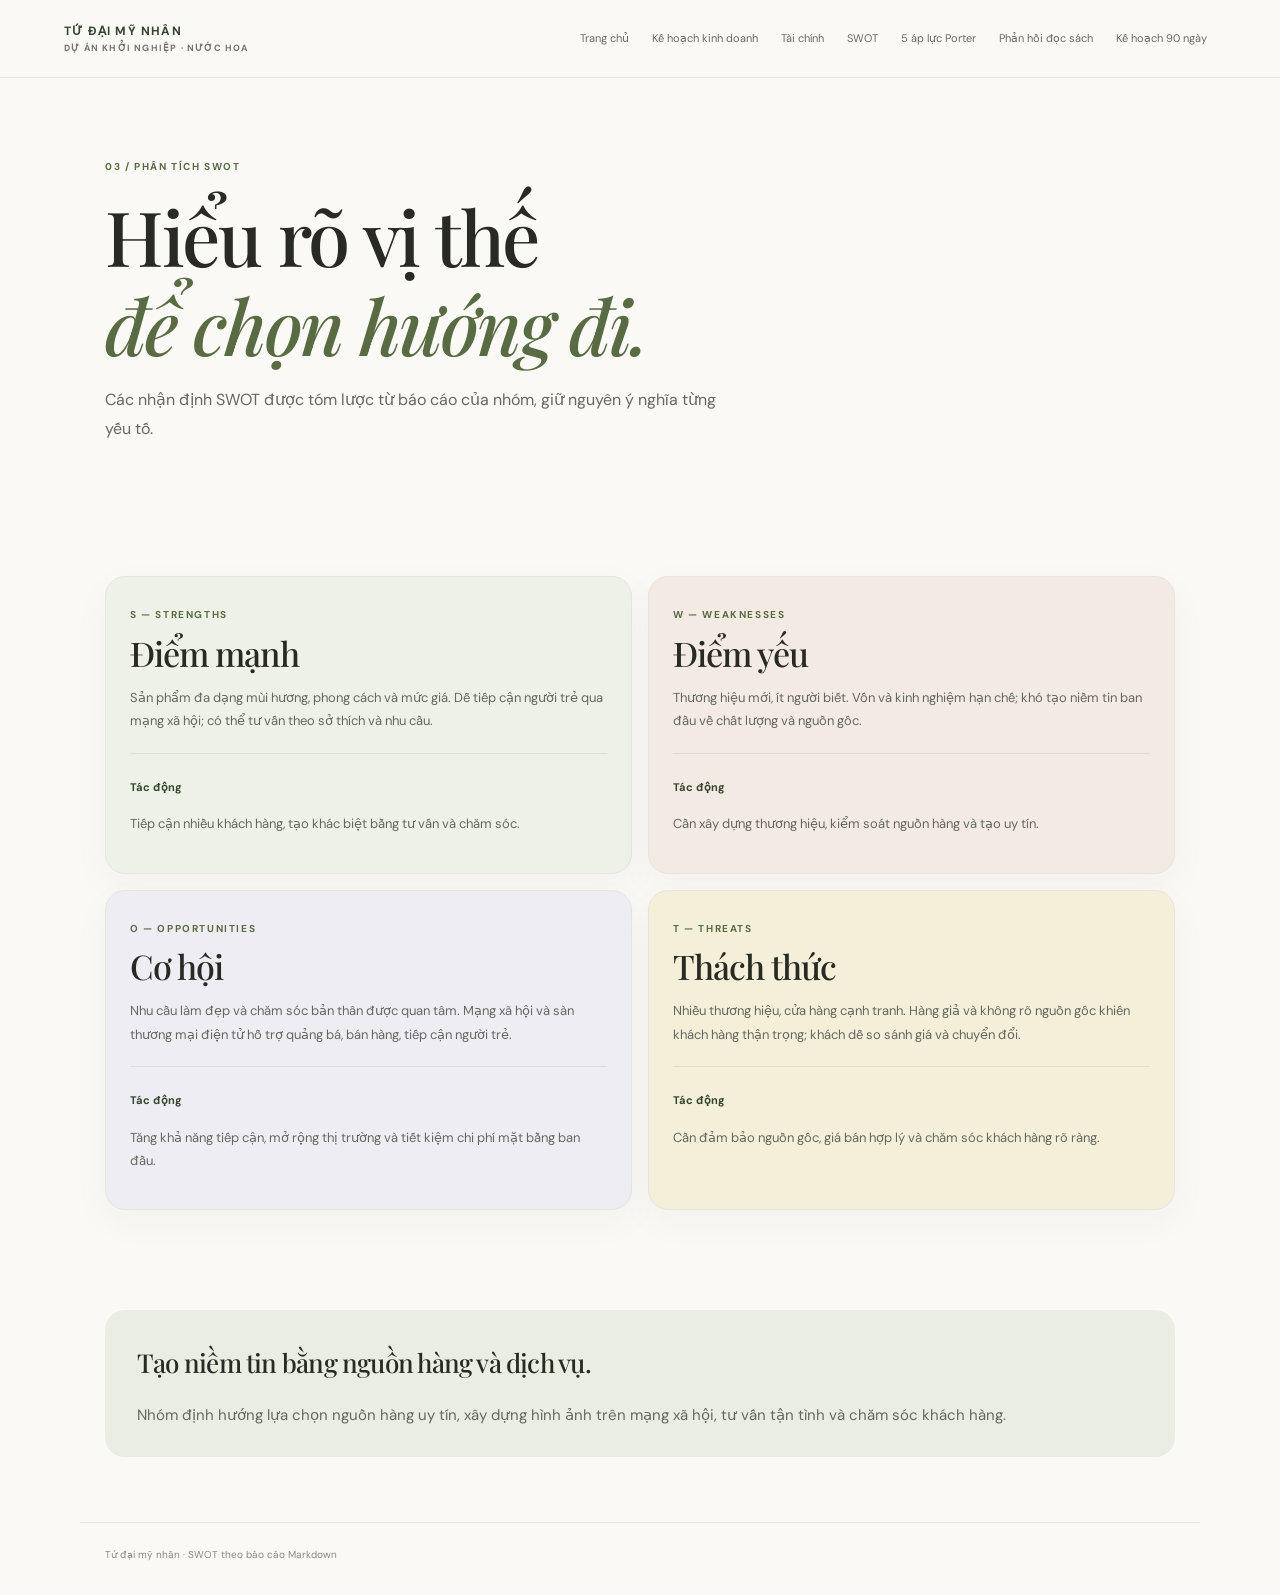
<file: swot.html>
<!doctype html><html lang="vi"><head><meta charset="utf-8"><meta name="viewport" content="width=device-width,initial-scale=1"><title>Phân tích SWOT · Tứ đại mỹ nhân</title><link rel="stylesheet" href="style.css"></head><body><header><a class="brand" href="index.html">TỨ ĐẠI MỸ NHÂN <small>DỰ ÁN KHỞI NGHIỆP · NƯỚC HOA</small></a><nav><a href="index.html">Trang chủ</a><a href="business-plan.html">Kế hoạch kinh doanh</a><a href="financial-analysis.html">Tài chính</a><a href="swot.html">SWOT</a><a href="five-forces.html">5 áp lực Porter</a><a href="reflections.html">Phản hồi đọc sách</a><a href="action-plan.html">Kế hoạch 90 ngày</a></nav></header><main><section class="pagehero"><label>03 / PHÂN TÍCH SWOT</label><h1>Hiểu rõ vị thế<br><i>để chọn hướng đi.</i></h1><p>Các nhận định SWOT được tóm lược từ báo cáo của nhóm, giữ nguyên ý nghĩa từng yếu tố.</p></section><section class="grid two"><article class="swot s"><label>S — STRENGTHS</label><h2>Điểm mạnh</h2><p>Sản phẩm đa dạng mùi hương, phong cách và mức giá. Dễ tiếp cận người trẻ qua mạng xã hội; có thể tư vấn theo sở thích và nhu cầu.</p><hr><b>Tác động</b><p>Tiếp cận nhiều khách hàng, tạo khác biệt bằng tư vấn và chăm sóc.</p></article><article class="swot w"><label>W — WEAKNESSES</label><h2>Điểm yếu</h2><p>Thương hiệu mới, ít người biết. Vốn và kinh nghiệm hạn chế; khó tạo niềm tin ban đầu về chất lượng và nguồn gốc.</p><hr><b>Tác động</b><p>Cần xây dựng thương hiệu, kiểm soát nguồn hàng và tạo uy tín.</p></article><article class="swot o"><label>O — OPPORTUNITIES</label><h2>Cơ hội</h2><p>Nhu cầu làm đẹp và chăm sóc bản thân được quan tâm. Mạng xã hội và sàn thương mại điện tử hỗ trợ quảng bá, bán hàng, tiếp cận người trẻ.</p><hr><b>Tác động</b><p>Tăng khả năng tiếp cận, mở rộng thị trường và tiết kiệm chi phí mặt bằng ban đầu.</p></article><article class="swot t"><label>T — THREATS</label><h2>Thách thức</h2><p>Nhiều thương hiệu, cửa hàng cạnh tranh. Hàng giả và không rõ nguồn gốc khiến khách hàng thận trọng; khách dễ so sánh giá và chuyển đổi.</p><hr><b>Tác động</b><p>Cần đảm bảo nguồn gốc, giá bán hợp lý và chăm sóc khách hàng rõ ràng.</p></article></section><section class="callout"><h2>Tạo niềm tin bằng nguồn hàng và dịch vụ.</h2><p>Nhóm định hướng lựa chọn nguồn hàng uy tín, xây dựng hình ảnh trên mạng xã hội, tư vấn tận tình và chăm sóc khách hàng.</p></section></main><footer>Tứ đại mỹ nhân · SWOT theo báo cáo Markdown</footer></body></html>
</file>
<file: style.css>
@import url('https://fonts.googleapis.com/css2?family=DM+Sans:wght@400;500;600;700&family=Playfair+Display:ital,wght@0,500;0,600;1,500&display=swap');
:root{--ink:#292a24;--muted:#73756d;--paper:#faf9f6;--line:#e7e5dd;--green:#596b43;--dark:#34452c;--sage:#edf0e7;--radius:20px}*{box-sizing:border-box}body{margin:0;background:var(--paper);color:var(--ink);font:15px/1.7 'DM Sans',sans-serif}a{color:var(--dark);text-decoration:none}header{min-height:78px;padding:12px 5vw;display:flex;justify-content:space-between;align-items:center;gap:22px;position:sticky;top:0;z-index:2;background:#faf9f6ed;border-bottom:1px solid var(--line);backdrop-filter:blur(10px)}.brand{font-size:12px;font-weight:700;letter-spacing:.1em;white-space:nowrap}.brand small{display:block;font-size:9px;color:var(--muted)}nav{display:flex;flex-wrap:wrap;justify-content:flex-end;gap:5px}nav a{font-size:11px;padding:7px 9px;border-radius:25px;color:#696b62}nav a:hover{background:#eceee7;color:var(--dark)}main{max-width:1120px;margin:auto;padding:0 25px}section{padding:60px 0}label{font-size:10px;font-weight:700;letter-spacing:.16em;color:var(--green)}h1,h2{font-family:'Playfair Display',serif;font-weight:500;line-height:1.18;letter-spacing:-.03em}h1{font-size:clamp(48px,6vw,76px);margin:12px 0 20px}h1 i{color:var(--green)}h2{font-size:34px;margin:10px 0 24px}h3{font-size:17px;margin:8px 0}p{color:#66685f}.hero{min-height:515px;display:grid;grid-template-columns:1fr .9fr;align-items:center;gap:50px;padding-top:65px}.hero p,.pagehero p{max-width:630px;font-size:16px;line-height:1.8}.button{display:inline-block;border-radius:28px;background:var(--dark);color:white;padding:12px 19px;font-size:13px;margin-top:10px}.meta{font-size:10px!important;letter-spacing:.1em;color:#999!important;margin-top:40px}.meta b{color:#42443b}.art{height:360px;border-radius:48%;background:radial-gradient(ellipse,#f1e5c9,#e5eadc 72%);display:grid;place-items:center;position:relative}.bottle{height:175px;width:145px;border-radius:23px 23px 35px 35px;background:linear-gradient(110deg,#fffc,#dfceaa,#fff9);box-shadow:15px 22px 28px #6c644233;display:grid;place-content:center;text-align:center;color:#78704f;font:18px 'Playfair Display',serif;letter-spacing:.12em;position:relative}.bottle:before{content:'';position:absolute;width:52px;height:30px;background:#a99e7e;top:-30px;left:47px;border-radius:5px 5px 0 0}.bottle small{font:8px 'DM Sans';letter-spacing:.25em}.art em{position:absolute;bottom:23px;right:28px;color:#777c66;font:italic 14px 'Playfair Display'}.grid{display:grid;gap:16px;margin-top:22px}.three{grid-template-columns:repeat(3,1fr)}.four{grid-template-columns:repeat(4,1fr)}.two{grid-template-columns:repeat(2,1fr)}article{background:#fff;border:1px solid var(--line);border-radius:var(--radius);padding:24px;box-shadow:0 12px 38px #33331c0a}article p{font-size:13px;line-height:1.8}article small{font-size:10px;color:var(--muted)}strong{display:block;font:600 23px 'Playfair Display',serif;margin:8px 0}.tint{background:#f0f1eb;max-width:none;padding:55px max(calc((100% - 1070px)/2),30px)}.tint article{box-shadow:none}.muted{font-size:11px}.split{display:grid;grid-template-columns:1fr 1fr;gap:45px;align-items:center}.pagehero{padding:75px 0 35px}.pagehero h1{margin-bottom:10px}.pill{display:inline-block;background:#fff;border:1px solid var(--line);border-radius:30px;padding:7px 13px;font-size:11px!important}.callout{background:#e9ede2;margin:40px 0 65px;padding:28px 32px;border-radius:var(--radius)}.callout h2{font-size:26px}.callout p{margin-bottom:0}.chart{max-width:800px}.chart p{display:grid;grid-template-columns:1fr auto;gap:6px}.chart i{grid-column:1/-1;display:block;height:16px;width:var(--w);max-width:100%;background:linear-gradient(90deg,#718451,#b5c197);border-radius:20px}.tablewrap{overflow:auto;border:1px solid var(--line);border-radius:15px;background:#fff}table{border-collapse:collapse;width:100%;min-width:560px;font-size:12px}td,th{text-align:left;padding:12px 15px;border-bottom:1px solid var(--line)}th{background:#f1f2ec;font-size:10px;text-transform:uppercase;letter-spacing:.08em}.swot{min-height:270px}.swot h2{margin:6px 0}.swot hr,.reading hr{border:0;border-top:1px solid #0001;margin:20px 0}.swot b{font-size:11px;color:var(--dark)}.s{background:#edf1e8}.w{background:#f3eae4}.o{background:#efedf4}.t{background:#f4efd9}.force>div{display:flex;align-items:center;justify-content:space-between}.force>div label{font:italic 22px 'Playfair Display';color:#98a58a}.force b{font-size:10px;padding:6px 10px;background:#eeeee9;border-radius:20px;color:#74756c}.force b.high{background:#f5e4dd;color:#925b49}.force b.mid{background:#f3eedb;color:#84733d}.force h2{font-size:23px}.force p{margin-bottom:0}.force small{font-size:10px;color:#85877e}.reflection{display:flex;flex-direction:column;align-items:flex-start}.reflection h2{font-size:25px;margin:6px 0}.reflection small{font-size:10px;color:var(--muted)}.reflection a{margin-top:auto;padding-top:18px;font-size:12px;font-weight:700}.reading{max-width:850px;background:white;border:1px solid var(--line);border-radius:20px;padding:35px;margin:0 auto 70px}.reading .lead{font:500 20px/1.6 'Playfair Display',serif;color:#41443a}.reading>p{font-size:14px;line-height:1.9}.reading small{font-size:10px;overflow-wrap:anywhere}.empty{max-width:800px;margin:10px auto 90px;padding:40px}.empty h2{font-size:30px}.empty>a{font-weight:700}footer{max-width:1120px;margin:auto;border-top:1px solid var(--line);padding:23px 25px 32px;color:#888980;font-size:10px}
@media(max-width:950px){header{align-items:flex-start}nav a{font-size:10px;padding:5px 6px}.four{grid-template-columns:repeat(2,1fr)}}@media(max-width:700px){header{display:block;position:relative}.brand{display:inline-block;margin-bottom:12px}nav{justify-content:flex-start}.hero{grid-template-columns:1fr;gap:27px;padding-top:45px}.art{height:280px}.three,.two{grid-template-columns:1fr}.four{grid-template-columns:repeat(2,1fr)}section{padding:45px 0}.tint{padding:45px 25px}.split{grid-template-columns:1fr;gap:5px}.pagehero{padding-top:52px}.pagehero h1{font-size:51px}.reading{padding:25px}.callout{padding:25px}.chart p{display:block}.chart b{float:right}.chart i{clear:both}.meta{line-height:2.4}}
</file>
